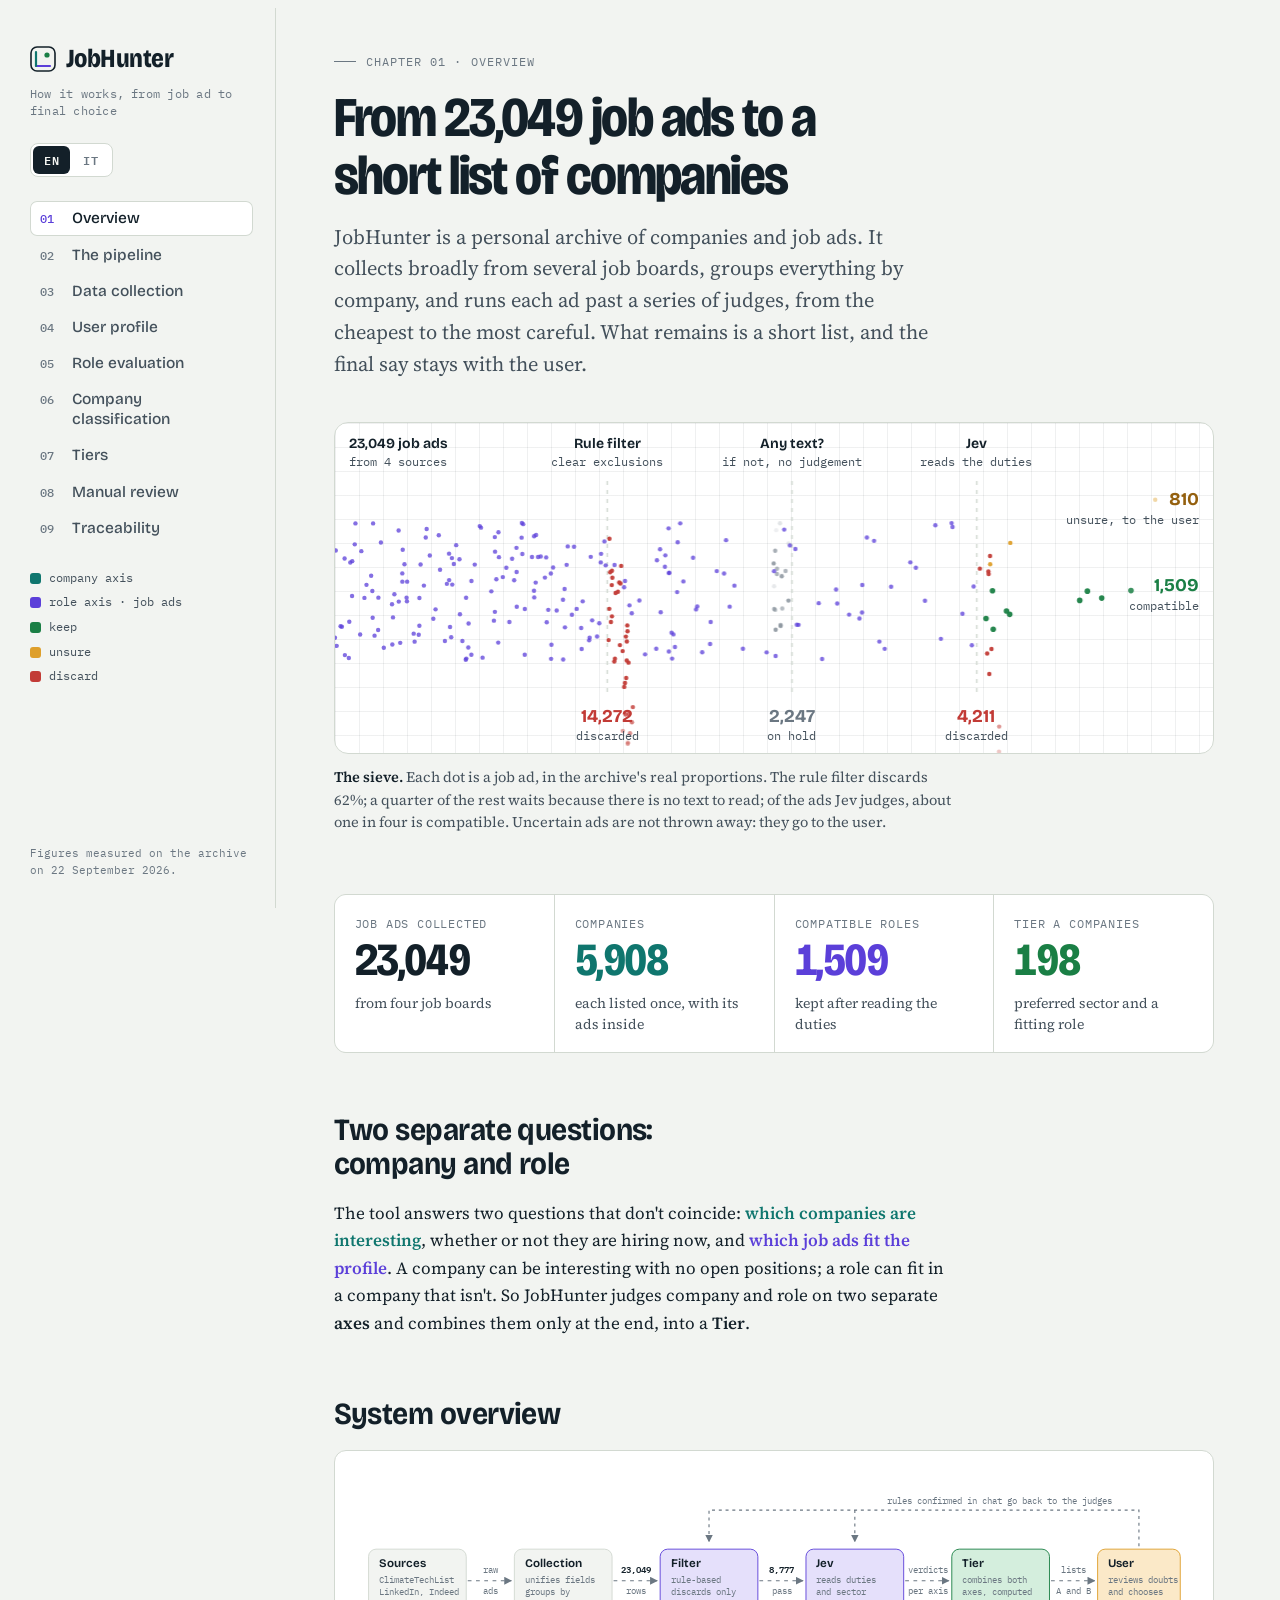
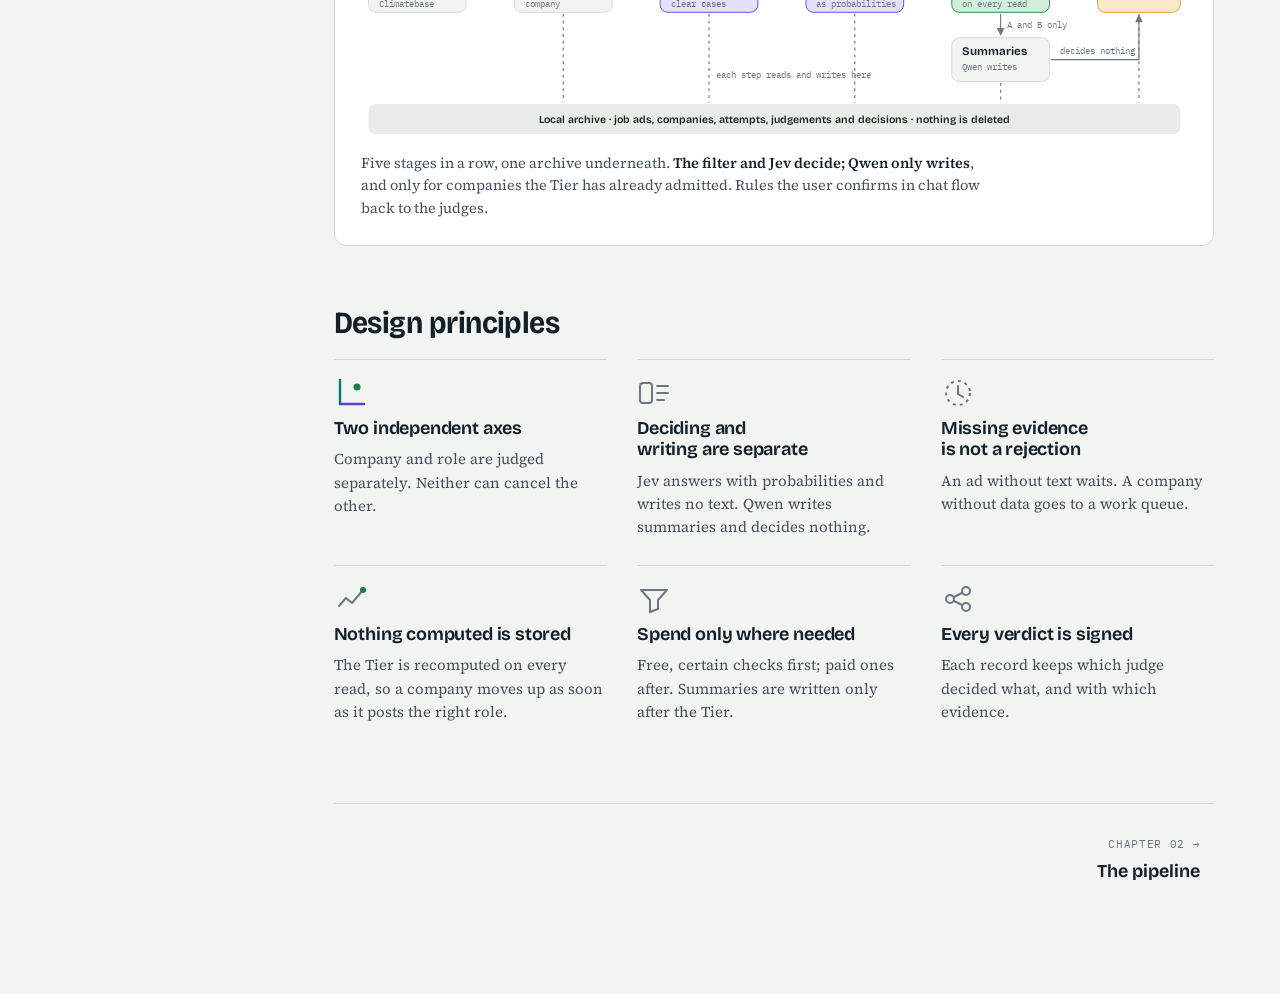
<file: docs/jobhunter-overview.html>
<!doctype html>
<html lang="en">
<head>
<meta charset="utf-8">
<meta name="viewport" content="width=device-width, initial-scale=1, viewport-fit=cover">
<title>Inside JobHunter</title>
<link rel="preconnect" href="https://fonts.googleapis.com">
<link rel="preconnect" href="https://fonts.gstatic.com" crossorigin>
<link rel="stylesheet" href="https://fonts.googleapis.com/css2?family=Bricolage+Grotesque:opsz,wdth,wght@12..96,75..100,300..800&family=IBM+Plex+Mono:wght@400;500;600&family=Source+Serif+4:ital,opsz,wght@0,8..60,300..700;1,8..60,400&display=swap">
<style>
:root{
  --paper:#F2F4F1; --panel:#FFFFFF; --panel-2:#E7ECE6; --ink:#132029; --ink-2:#43505B; --ink-3:#6B7782;
  --rule:#D2D9D1; --grid:rgba(19,32,41,.065);
  --co:#0F766E; --co-soft:#D2ECE7; --ro:#5B3FD9; --ro-soft:#E5E0FB;
  --keep:#1A7F45; --keep-soft:#D4EEDD; --drop:#C23B36; --drop-soft:#F6D9D7;
  --hold:#94600E; --hold-mark:#DE9F2B; --hold-soft:#FBE9C8; --idle:#8A949D; --idle-soft:#E0E5E8;
  --focus:#2458D6; --tip-bg:#132029; --tip-fg:#F2F4F1;
  --f-display:'Bricolage Grotesque',ui-sans-serif,system-ui,'Segoe UI',sans-serif;
  --f-body:'Source Serif 4',Georgia,'Times New Roman',serif;
  --f-mono:'IBM Plex Mono',ui-monospace,Consolas,monospace;
}
@media (prefers-color-scheme: dark){
  :root:not([data-theme="light"]){
    color-scheme:dark;
    --paper:#0E1418; --panel:#151D22; --panel-2:#1C262C; --ink:#E6ECEA; --ink-2:#AAB6BB; --ink-3:#818E97;
    --rule:#29353C; --grid:rgba(230,236,234,.055);
    --co:#3CC3B2; --co-soft:#123430; --ro:#A193FF; --ro-soft:#272049;
    --keep:#4CC27E; --keep-soft:#12321F; --drop:#EF7A71; --drop-soft:#3B1C1A;
    --hold:#F1B650; --hold-mark:#E3A637; --hold-soft:#3A2B0F; --idle:#7A8790; --idle-soft:#242F36;
    --focus:#86A6FF; --tip-bg:#E6ECEA; --tip-fg:#0E1418;
  }
}
:root[data-theme="dark"]{
  color-scheme:dark;
  --paper:#0E1418; --panel:#151D22; --panel-2:#1C262C; --ink:#E6ECEA; --ink-2:#AAB6BB; --ink-3:#818E97;
  --rule:#29353C; --grid:rgba(230,236,234,.055);
  --co:#3CC3B2; --co-soft:#123430; --ro:#A193FF; --ro-soft:#272049;
  --keep:#4CC27E; --keep-soft:#12321F; --drop:#EF7A71; --drop-soft:#3B1C1A;
  --hold:#F1B650; --hold-mark:#E3A637; --hold-soft:#3A2B0F; --idle:#7A8790; --idle-soft:#242F36;
  --focus:#86A6FF; --tip-bg:#E6ECEA; --tip-fg:#0E1418;
}
html:not([data-lang="it"]) body [lang="it"],html[data-lang="it"] body [lang="en"]{display:none!important}
*{box-sizing:border-box}
body{background:var(--paper);color:var(--ink);font-family:var(--f-body);font-size:17px;line-height:1.62;-webkit-font-smoothing:antialiased}
a{color:inherit}
:focus-visible{outline:2px solid var(--focus);outline-offset:3px;border-radius:4px}
h1,h2,h3,h4{font-family:var(--f-display);text-wrap:balance;margin:0;color:var(--ink)}
p{margin:0}
b,strong{font-weight:600}

/* ---------- shell ---------- */
.shell{display:grid;grid-template-columns:268px minmax(0,1fr);min-height:100vh}
.side{position:sticky;top:env(safe-area-inset-top,0px);height:100vh;overflow-y:auto;border-right:1px solid var(--rule);padding:30px 22px;display:flex;flex-direction:column;gap:24px;background:var(--paper)}
.brand{display:flex;flex-direction:column;gap:6px;text-decoration:none}
.brand-name{font-family:var(--f-display);font-weight:750;font-size:26px;letter-spacing:-.02em;font-variation-settings:"wdth" 85;display:flex;align-items:center;gap:10px}
.brand-mark{width:26px;height:26px;flex:none}
.brand-sub{font-family:var(--f-mono);font-size:11.5px;color:var(--ink-3);letter-spacing:.02em;line-height:1.45}
.lang{display:inline-flex;align-self:flex-start;border:1px solid var(--rule);border-radius:8px;padding:2px;gap:2px;background:var(--panel)}
.lang button{font-family:var(--f-mono);font-size:12px;font-weight:600;letter-spacing:.06em;padding:4px 11px;border:0;border-radius:6px;background:transparent;color:var(--ink-3);cursor:pointer}
.lang button:hover{color:var(--ink)}
.lang button[aria-pressed="true"]{background:var(--ink);color:var(--paper)}
.toc{list-style:none;margin:0;padding:0;display:flex;flex-direction:column;gap:2px}
.toc a{display:grid;grid-template-columns:28px 1fr;align-items:baseline;gap:4px;padding:7px 10px;border-radius:7px;text-decoration:none;color:var(--ink-2);font-family:var(--f-display);font-size:15.5px;font-weight:500;line-height:1.3}
.toc a>span:first-child{font-family:var(--f-mono);font-size:11.5px;color:var(--ink-3)}
.toc a:hover{background:var(--panel-2);color:var(--ink)}
.toc a[aria-current="page"]{background:var(--panel);color:var(--ink);box-shadow:inset 0 0 0 1px var(--rule)}
.toc a[aria-current="page"]>span:first-child{color:var(--ro)}
.side-foot{margin-top:auto;font-family:var(--f-mono);font-size:11px;color:var(--ink-3);line-height:1.5}
.axis-key{display:flex;flex-direction:column;gap:6px;font-family:var(--f-mono);font-size:11.5px;color:var(--ink-2)}
.axis-key div{display:flex;align-items:center;gap:8px}
.sw{display:inline-block;width:11px;height:11px;border-radius:3px;background:var(--c);flex:none}

main{min-width:0;padding-inline:clamp(16px,4.5vw,64px);padding-block:44px 90px}
.page{max-width:1080px}
.page[hidden]{display:none!important}

/* ---------- type ---------- */
.eyebrow{font-family:var(--f-mono);font-size:12px;letter-spacing:.09em;text-transform:uppercase;color:var(--ink-3);display:flex;gap:10px;align-items:center}
.eyebrow i{width:22px;height:1px;background:var(--ink-3);display:inline-block}
.page-head{display:flex;flex-direction:column;gap:18px;margin-bottom:42px}
.page-head h1{font-size:clamp(34px,4.6vw,56px);line-height:1.02;font-weight:720;letter-spacing:-.028em;font-variation-settings:"wdth" 88,"opsz" 96;max-width:18ch}
.lede{font-size:clamp(18px,1.6vw,21px);line-height:1.55;color:var(--ink-2);max-width:62ch}
section.block{margin-top:60px;display:flex;flex-direction:column;gap:18px}
section.block>h2{font-size:clamp(24px,2.4vw,31px);font-weight:680;letter-spacing:-.018em;font-variation-settings:"wdth" 92;line-height:1.12;max-width:28ch}
.prose{max-width:68ch;display:flex;flex-direction:column;gap:14px}
.muted{color:var(--ink-2)}
em.term{font-style:normal;font-family:var(--f-mono);font-size:.84em;background:var(--panel-2);padding:1px 6px;border-radius:4px}

/* ---------- figures ---------- */
figure{margin:0;display:flex;flex-direction:column;gap:12px}
.fig{background:var(--panel);border:1px solid var(--rule);border-radius:12px;padding:clamp(14px,2.2vw,26px)}
figcaption{font-size:14.5px;line-height:1.55;color:var(--ink-2);max-width:78ch}
figcaption b{color:var(--ink)}
.scroll{overflow-x:auto;-webkit-overflow-scrolling:touch}
.scroll>svg{min-width:640px}
.dg{width:100%;height:auto;display:block;color:var(--ink-3);overflow:visible}
.dg text{font-family:var(--f-mono);font-size:12px;fill:var(--ink-2)}
.dg .h{font-family:var(--f-display);font-size:15.5px;font-weight:650;fill:var(--ink)}
.dg .s{font-size:11.5px;fill:var(--ink-3)}
.dg .b{font-weight:600;fill:var(--ink)}
.dg .box{fill:var(--paper);stroke:var(--rule);stroke-width:1.2}
.dg .box-2{fill:var(--panel-2);stroke:none}
.dg .ln{fill:none;stroke:var(--ink-3);stroke-width:1.5}
.dg .dash{stroke-dasharray:4 5}
.dg .t-co{fill:var(--co)} .dg .t-ro{fill:var(--ro)} .dg .t-keep{fill:var(--keep)} .dg .t-drop{fill:var(--drop)} .dg .t-hold{fill:var(--hold)}
.dg .f-co{fill:var(--co-soft);stroke:var(--co);stroke-width:1.2} .dg .f-ro{fill:var(--ro-soft);stroke:var(--ro);stroke-width:1.2}
.dg .f-keep{fill:var(--keep-soft);stroke:var(--keep);stroke-width:1.2} .dg .f-drop{fill:var(--drop-soft);stroke:var(--drop);stroke-width:1.2}
.dg .f-hold{fill:var(--hold-soft);stroke:var(--hold-mark);stroke-width:1.2} .dg .f-idle{fill:var(--idle-soft);stroke:var(--idle);stroke-width:1.2}
.dg .s-co{stroke:var(--co)} .dg .s-ro{stroke:var(--ro)} .dg .s-hold{stroke:var(--hold-mark)}
.ah{fill:var(--ink-3)} .ah-co{fill:var(--co)} .ah-ro{fill:var(--ro)} .ah-hold{fill:var(--hold-mark)}
.hatch-ln{stroke:var(--idle);stroke-width:1.4}
.flow{stroke-dasharray:5 6;animation:flow 1.1s linear infinite}
@keyframes flow{to{stroke-dashoffset:-11}}

/* ---------- hero ---------- */
.hero{position:relative;border:1px solid var(--rule);border-radius:14px;overflow:hidden;background:
  linear-gradient(var(--grid) 1px,transparent 1px) 0 0/24px 24px,
  linear-gradient(90deg,var(--grid) 1px,transparent 1px) 0 0/24px 24px,var(--panel)}
.sieve-wrap{position:relative;height:330px}
#sieve{position:absolute;inset:0;width:100%;height:100%;display:block}
.sv-lab{position:absolute;font-family:var(--f-mono);font-size:11.5px;line-height:1.35;color:var(--ink-2);white-space:nowrap;transform:translateX(-50%);text-align:center;pointer-events:none}
.sv-lab b{display:block;font-family:var(--f-display);font-size:14px;font-weight:650;color:var(--ink)}
.sv-lab.top{top:12px} .sv-lab.bot{bottom:10px}
.sv-lab.right{transform:none;text-align:right;right:14px}
.sv-lab.left{transform:none;text-align:left;left:14px}
.sv-n{font-family:var(--f-display);font-size:18px;font-weight:700}

.kpis{display:grid;grid-template-columns:repeat(4,minmax(0,1fr));gap:1px;background:var(--rule);border:1px solid var(--rule);border-radius:12px;overflow:hidden}
.kpi{background:var(--panel);padding:20px 20px 18px;display:flex;flex-direction:column;gap:4px}
.kpi .k-n{font-family:var(--f-display);font-size:clamp(30px,3.6vw,46px);font-weight:720;letter-spacing:-.03em;line-height:1;font-variant-numeric:tabular-nums;font-variation-settings:"wdth" 85}
.kpi .k-l{font-family:var(--f-mono);font-size:11.5px;text-transform:uppercase;letter-spacing:.07em;color:var(--ink-3)}
.kpi p{font-size:14px;color:var(--ink-2);line-height:1.45;margin-top:6px}

.principles{display:grid;grid-template-columns:repeat(3,minmax(0,1fr));gap:26px 30px}
.pr{display:flex;flex-direction:column;gap:8px;padding-top:16px;border-top:1px solid var(--rule)}
.pr svg{width:34px;height:34px;color:var(--ink-3)}
.pr h3{font-size:18px;font-weight:650;letter-spacing:-.01em;line-height:1.2}
.pr p{font-size:15px;line-height:1.55;color:var(--ink-2)}

/* ---------- pipeline steps ---------- */
.steps{list-style:none;margin:0;padding:0;display:grid;grid-template-columns:repeat(5,minmax(0,1fr));gap:12px}
.step{background:var(--panel);border:1px solid var(--rule);border-radius:12px;padding:16px 16px 14px;display:flex;flex-direction:column;gap:9px;position:relative}
.step:not(:last-child)::after{content:"";position:absolute;right:-10px;top:30px;width:8px;height:8px;border-top:1.5px solid var(--ink-3);border-right:1.5px solid var(--ink-3);transform:rotate(45deg)}
.step-n{font-family:var(--f-mono);font-size:12px;color:var(--ink-3)}
.step h3{font-size:18px;font-weight:680;letter-spacing:-.01em}
.step p{font-size:14.5px;line-height:1.5;color:var(--ink-2)}
.step dl{margin:auto 0 0;display:grid;grid-template-columns:auto 1fr;gap:3px 10px;font-size:13px;padding-top:10px;border-top:1px dashed var(--rule)}
.step dt{font-family:var(--f-mono);font-size:11px;text-transform:uppercase;letter-spacing:.06em;color:var(--ink-3);padding-top:2px}
.step dd{margin:0;color:var(--ink);line-height:1.4}

/* ---------- bars & strips ---------- */
.bars{display:flex;flex-direction:column;gap:7px}
.bar-row{display:grid;grid-template-columns:minmax(120px,32%) minmax(0,1fr) 64px;align-items:center;gap:12px;padding:3px 0;border-radius:4px}
.bar-row:hover{background:var(--panel-2)}
.bar-l{font-family:var(--f-display);font-size:14.5px;font-weight:500;line-height:1.25;color:var(--ink)}
.bar-l small{display:block;font-family:var(--f-mono);font-size:11px;font-weight:400;color:var(--ink-3)}
.bar-t{height:16px;position:relative}
.bar-t i{position:absolute;left:0;top:0;bottom:0;background:var(--c);border-radius:0 4px 4px 0;min-width:3px}
.bar-v{font-family:var(--f-mono);font-size:13px;text-align:right;font-variant-numeric:tabular-nums;color:var(--ink)}
.hatch{background:repeating-linear-gradient(135deg,var(--idle) 0 1.5px,transparent 1.5px 5px),var(--idle-soft)!important}
.strip-bar{display:flex;gap:2px;height:30px;border-radius:6px;overflow:hidden}
.strip-bar i{background:var(--c);min-width:3px;display:block}
.strip-key{list-style:none;margin:14px 0 0;padding:0;display:flex;flex-wrap:wrap;gap:8px 22px;font-size:14.5px}
.strip-key li{display:flex;align-items:baseline;gap:7px}
.strip-key .sw{transform:translateY(1px)}
.strip-key b{font-family:var(--f-mono);font-weight:500;font-variant-numeric:tabular-nums}
.strip-key em{font-style:normal;font-family:var(--f-mono);font-size:12px;color:var(--ink-3)}
.two{display:grid;grid-template-columns:repeat(2,minmax(0,1fr));gap:22px}
.three{display:grid;grid-template-columns:repeat(3,minmax(0,1fr));gap:18px}

/* ---------- chips, pills ---------- */
.chips{display:flex;flex-wrap:wrap;gap:6px}
.chip{font-family:var(--f-mono);font-size:12.5px;padding:3px 10px;border-radius:999px;border:1px solid var(--rule);color:var(--ink-2);background:var(--paper);line-height:1.5}
.chip.co{background:var(--co-soft);color:var(--co);border-color:transparent}
.chip.ro{background:var(--ro-soft);color:var(--ro);border-color:transparent}
.chip.drop{background:var(--drop-soft);color:var(--drop);border-color:transparent}
.pill{display:inline-flex;align-items:center;gap:6px;font-family:var(--f-mono);font-size:12px;font-weight:600;padding:2px 9px;border-radius:5px;letter-spacing:.02em;white-space:nowrap}
.pill::before{content:"";width:7px;height:7px;border-radius:50%;background:currentColor}
.p-keep{background:var(--keep-soft);color:var(--keep)} .p-drop{background:var(--drop-soft);color:var(--drop)}
.p-hold{background:var(--hold-soft);color:var(--hold)} .p-idle{background:var(--idle-soft);color:var(--ink-2)}

/* ---------- cards ---------- */
.card{background:var(--panel);border:1px solid var(--rule);border-radius:12px;padding:18px 20px;display:flex;flex-direction:column;gap:8px}
.card h3{font-size:17px;font-weight:660;letter-spacing:-.01em}
.card p{font-size:15px;line-height:1.52;color:var(--ink-2)}
.card .tag{font-family:var(--f-mono);font-size:11px;text-transform:uppercase;letter-spacing:.07em;color:var(--ink-3)}
.note{border-left:2px solid var(--ink-3);padding:4px 0 4px 16px;font-size:15.5px;color:var(--ink-2);max-width:70ch}
.note b{color:var(--ink)}
.callout{display:grid;grid-template-columns:auto 1fr;gap:18px;align-items:center;background:var(--panel-2);border-radius:12px;padding:18px 22px}
.callout .big{font-family:var(--f-display);font-size:40px;font-weight:720;letter-spacing:-.03em;line-height:1;font-variant-numeric:tabular-nums}
.callout p{font-size:15.5px;color:var(--ink-2)}

/* ---------- questions ---------- */
.qgrid{display:grid;grid-template-columns:repeat(3,minmax(0,1fr));gap:12px}
.q{background:var(--panel);border:1px solid var(--rule);border-radius:10px;padding:14px 16px;display:flex;flex-direction:column;gap:7px}
.q-top{display:flex;justify-content:space-between;align-items:center;gap:8px}
.q-name{font-family:var(--f-display);font-size:15px;font-weight:650;color:var(--ink)}
.q-type{font-family:var(--f-mono);font-size:10.5px;text-transform:uppercase;letter-spacing:.07em;padding:2px 7px;border-radius:4px;background:var(--ro-soft);color:var(--ro);white-space:nowrap}
.q-type.ch{background:var(--co-soft);color:var(--co)}
.q p{font-size:14.5px;line-height:1.48;color:var(--ink-2)}

/* ---------- simulator ---------- */
.sim{display:grid;grid-template-columns:minmax(0,.9fr) minmax(0,1.2fr);gap:28px}
.sim-ctrl{display:flex;flex-direction:column;gap:14px}
.sim-h{font-family:var(--f-mono);font-size:11px;text-transform:uppercase;letter-spacing:.08em;color:var(--ink-3)}
.presets{display:flex;flex-wrap:wrap;gap:6px}
.presets button{font-family:var(--f-mono);font-size:12px;padding:5px 10px;border-radius:6px;border:1px solid var(--rule);background:var(--paper);color:var(--ink);cursor:pointer}
.presets button:hover{border-color:var(--ink-3)}
.presets button[aria-pressed="true"]{background:var(--ink);color:var(--paper);border-color:var(--ink)}
.slider{display:grid;grid-template-columns:1fr 46px;gap:2px 10px;align-items:center}
.slider label{font-family:var(--f-display);font-size:14.5px;font-weight:550;grid-column:1/-1}
.slider input{width:100%;accent-color:var(--ro)}
.slider output{font-family:var(--f-mono);font-size:13px;text-align:right;font-variant-numeric:tabular-nums}
.sim select{font:inherit;font-size:14.5px;padding:6px 8px;border-radius:7px;border:1px solid var(--rule);background:var(--paper);color:var(--ink);width:100%;grid-column:1/-1}
.sim-out{display:flex;flex-direction:column;gap:16px}
.verdict{display:flex;align-items:center;gap:12px;flex-wrap:wrap;padding:14px 16px;border-radius:10px;background:var(--panel-2)}
.verdict small{font-family:var(--f-mono);font-size:11px;text-transform:uppercase;letter-spacing:.08em;color:var(--ink-3)}
.verdict .pill{font-size:15px;padding:5px 12px}
.verdict span:last-child{font-size:15px;color:var(--ink-2);flex-basis:100%}
.ruler{display:flex;flex-direction:column;gap:6px}
.ruler-track{position:relative;padding-top:4px}
.ruler-bar{display:flex;gap:2px;height:12px;border-radius:6px;overflow:hidden}
.ruler-bar i{display:block}
.ruler-mark{position:absolute;top:0;width:3px;height:20px;background:var(--ink);border-radius:2px;transform:translateX(-1.5px);transition:left .15s}
.ruler-lab{display:flex;gap:2px;font-family:var(--f-mono);font-size:11px;color:var(--ink-3)}
.ruler-lab span{text-align:center}
.ladder{list-style:none;margin:0;padding:0;display:flex;flex-direction:column;gap:3px;counter-reset:l}
.ladder li{display:grid;grid-template-columns:20px 1fr auto auto;gap:10px;align-items:center;padding:7px 10px;border-radius:7px;font-size:14.2px;line-height:1.35;color:var(--ink-2);counter-increment:l}
.ladder li::before{content:counter(l);font-family:var(--f-mono);font-size:11.5px;color:var(--ink-3)}
.ladder .st{font-family:var(--f-mono);font-size:11px;color:var(--ink-3);text-align:right;min-width:56px}
.ladder li.fired{background:var(--panel-2);color:var(--ink);box-shadow:inset 0 0 0 1.5px var(--ink)}
.ladder li.fired .st{color:var(--ink);font-weight:600}
.ladder li.passed .pill{opacity:.4}
.ladder li.skip{opacity:.38}

/* ---------- tier matrix ---------- */
.matrix{display:grid;grid-template-columns:150px repeat(3,minmax(0,1fr));gap:6px}
.mx-h{font-family:var(--f-mono);font-size:11.5px;color:var(--ink-3);display:flex;align-items:flex-end;padding:6px 4px;line-height:1.35}
.mx-r{font-family:var(--f-display);font-size:15px;font-weight:600;display:flex;flex-direction:column;justify-content:center;padding-right:8px;line-height:1.25}
.mx-r small{display:block;font-family:var(--f-mono);font-size:11px;font-weight:400;color:var(--ink-3)}
.cell{border-radius:9px;padding:14px 14px 12px;min-height:92px;display:flex;flex-direction:column;justify-content:space-between;gap:6px;background:var(--c-soft);color:var(--c)}
.cell b{font-family:var(--f-display);font-size:18px;font-weight:720;letter-spacing:-.01em}
.cell span{font-size:13px;line-height:1.35;color:var(--ink-2)}
.c-A{--c:var(--keep);--c-soft:var(--keep-soft)} .c-Ba{--c:var(--co);--c-soft:var(--co-soft)} .c-Be{--c:var(--ro);--c-soft:var(--ro-soft)}
.c-E{--c:var(--ink-2);--c-soft:var(--idle-soft);background:repeating-linear-gradient(135deg,transparent 0 6px,var(--grid) 6px 7.5px),var(--idle-soft)} .c-S{--c:var(--ink-3);--c-soft:var(--panel-2)}

/* ---------- override stack ---------- */
.stack{display:flex;flex-direction:column;gap:6px}
.lvl{display:grid;grid-template-columns:120px minmax(0,1fr) 170px;gap:16px;align-items:center;background:var(--panel);border:1px solid var(--rule);border-radius:10px;padding:14px 16px}
.lvl h3{font-size:18px;font-weight:700;display:flex;flex-direction:column}
.lvl h3 small{font-family:var(--f-mono);font-size:11px;font-weight:400;color:var(--ink-3);letter-spacing:.04em}
.lvl p{font-size:14.5px;color:var(--ink-2);line-height:1.48}
.lvl .ex{display:flex;flex-direction:column;align-items:flex-end;gap:4px;font-family:var(--f-mono);font-size:11px;color:var(--ink-3)}
.lvl.win{box-shadow:inset 0 0 0 2px var(--ink)}
.lvl:nth-child(2){margin-inline:14px} .lvl:nth-child(3){margin-inline:28px} .lvl:nth-child(4){margin-inline:42px}

/* ---------- routes ---------- */
.routes{display:flex;flex-direction:column;border-top:1px solid var(--rule)}
.route{display:grid;grid-template-columns:minmax(0,1fr) 34px minmax(0,1fr) minmax(0,.9fr);gap:14px;align-items:center;padding:13px 4px;border-bottom:1px solid var(--rule)}
.route .from{font-size:15.5px}
.route .arrow{height:2px;background:var(--ink-3);position:relative}
.route .arrow::after{content:"";position:absolute;right:-1px;top:-4px;border:5px solid transparent;border-left:7px solid var(--ink-3);border-right:0}
.route .to{font-family:var(--f-display);font-weight:620;font-size:15.5px}
.route .fx{font-family:var(--f-mono);font-size:12px;color:var(--ink-3);line-height:1.45}
.rules{display:grid;grid-template-columns:repeat(4,minmax(0,1fr));gap:10px}
.rule{background:var(--panel);border:1px solid var(--rule);border-radius:10px;padding:13px 14px;display:flex;flex-direction:column;gap:7px}
.rule-id{font-family:var(--f-mono);font-size:12px;font-weight:600;color:var(--ro)}
.rule h4{font-size:15px;font-weight:650;line-height:1.25}
.rule p{font-size:13.5px;line-height:1.45;color:var(--ink-2)}

/* ---------- mocks ---------- */
.docs{display:grid;grid-template-columns:1fr 1fr;gap:16px}
.doc{background:var(--paper);border:1px solid var(--rule);border-radius:10px;padding:14px;display:flex;flex-direction:column;gap:8px;font-size:13.5px;line-height:1.45}
.doc .d-title{font-family:var(--f-display);font-weight:650;font-size:15px}
.doc .d-role{background:var(--ro-soft);border-radius:6px;padding:8px 10px;color:var(--ink)}
.doc .d-co{background:var(--co-soft);border-radius:6px;padding:8px 10px;color:var(--ink);outline:1.5px dashed var(--co);outline-offset:-1.5px}
.doc small{font-family:var(--f-mono);font-size:10.5px;text-transform:uppercase;letter-spacing:.07em;color:var(--ink-3)}
.chain{display:flex;flex-wrap:wrap;align-items:stretch}
.link{background:var(--panel);border:1px solid var(--rule);padding:12px 14px;display:flex;flex-direction:column;gap:6px;min-width:150px;flex:1}
.link:first-child{border-radius:10px 0 0 10px}
.link:last-child{border-radius:0 10px 10px 0;background:var(--panel-2)}
.link+.link{border-left:0}
.link small{font-family:var(--f-mono);font-size:11px;text-transform:uppercase;letter-spacing:.07em;color:var(--ink-3)}
.link p{font-size:13px;line-height:1.4;color:var(--ink-2)}
.link.won{box-shadow:inset 0 0 0 2px var(--ink);position:relative;z-index:1}
.qcard{background:var(--paper);border:1px solid var(--rule);border-radius:12px;padding:18px 20px;display:flex;flex-direction:column;gap:10px}
.qcard h4{font-size:19px;font-weight:700}
.qcard ul{margin:0;padding-left:18px;display:flex;flex-direction:column;gap:5px;font-size:14.5px}
.ref{font-family:var(--f-mono);font-size:10.5px;background:var(--panel-2);color:var(--ink-2);border-radius:4px;padding:0 5px;margin-left:4px;vertical-align:1px}
.kick{font-family:var(--f-mono);font-size:11.5px;letter-spacing:.08em;text-transform:uppercase;color:var(--ink-3)}
.saved-grid{display:grid;grid-template-columns:1fr 1fr;gap:16px}
.saved-grid ul{margin:0;padding:0;list-style:none;display:flex;flex-direction:column}
.saved-grid li{padding:9px 0;border-top:1px solid var(--rule);font-size:15px;display:flex;gap:10px;align-items:baseline}
.saved-grid li::before{content:"";width:7px;height:7px;border-radius:2px;background:var(--c);flex:none;transform:translateY(-1px)}
table.t{border-collapse:collapse;width:100%;font-size:14.5px}
table.t th{text-align:left;font-family:var(--f-mono);font-size:11px;text-transform:uppercase;letter-spacing:.07em;color:var(--ink-3);font-weight:500;padding:8px 10px;border-bottom:1px solid var(--rule)}
table.t td{padding:11px 10px;border-bottom:1px solid var(--rule);vertical-align:top;line-height:1.45}
table.t td:first-child{font-family:var(--f-display);font-weight:600}
.fallback{display:grid;grid-template-columns:repeat(3,minmax(0,1fr))}
.fb{padding:16px 18px;border:1px solid var(--rule);background:var(--panel);display:flex;flex-direction:column;gap:6px}
.fb:first-child{border-radius:10px 0 0 10px} .fb:last-child{border-radius:0 10px 10px 0}
.fb+.fb{border-left:0}
.fb small{font-family:var(--f-mono);font-size:11px;color:var(--ink-3);text-transform:uppercase;letter-spacing:.07em}
.fb h4{font-size:16px;font-weight:650}
.fb p{font-size:14px;color:var(--ink-2);line-height:1.45}
.fb .miss{font-family:var(--f-mono);font-size:11.5px;color:var(--ink-3);margin-top:auto;padding-top:6px}
.pager{display:flex;justify-content:space-between;gap:12px;margin-top:80px;padding-top:22px;border-top:1px solid var(--rule)}
.pager a{display:flex;flex-direction:column;gap:3px;text-decoration:none;padding:10px 14px;border-radius:9px;max-width:48%}
.pager a:hover{background:var(--panel-2)}
.pager a small{font-family:var(--f-mono);font-size:11px;color:var(--ink-3);letter-spacing:.06em;text-transform:uppercase}
.pager a span{font-family:var(--f-display);font-size:18px;font-weight:650}
.pager a.next{text-align:right;margin-left:auto}
.catplot{display:grid;grid-template-columns:minmax(0,380px) minmax(0,1fr);gap:26px;align-items:start}
.catplot svg{touch-action:none}
.catplot .knob{cursor:grab}
.checks{display:flex;flex-direction:column;gap:8px;font-size:15px}
.checks label{display:flex;gap:9px;align-items:center;cursor:pointer}
.checks input{accent-color:var(--co);width:16px;height:16px;flex:none}
.cat-out{background:var(--panel-2);border-radius:10px;padding:14px 16px;display:flex;flex-direction:column;gap:6px}
.cat-out b{font-family:var(--f-display);font-size:19px;font-weight:700}
.cat-out span{font-family:var(--f-mono);font-size:12.5px;color:var(--ink-2)}
.tip{position:fixed;z-index:60;pointer-events:none;background:var(--tip-bg);color:var(--tip-fg);font-family:var(--f-mono);font-size:12.5px;line-height:1.4;padding:6px 10px;border-radius:6px;max-width:300px;box-shadow:0 6px 20px -8px rgba(0,0,0,.4)}

@media (max-width:1100px){
  .steps{grid-template-columns:repeat(3,minmax(0,1fr))}
  .step::after{display:none}
  .rules{grid-template-columns:repeat(2,minmax(0,1fr))}
  .qgrid{grid-template-columns:repeat(2,minmax(0,1fr))}
}
@media (max-width:900px){
  .shell{grid-template-columns:1fr}
  .side{height:auto;flex-direction:row;align-items:center;gap:12px;padding:10px 16px;border-right:0;border-bottom:1px solid var(--rule);z-index:20}
  .brand-sub,.side-foot,.axis-key{display:none}
  .brand-name{font-size:19px}
  .brand-mark{width:20px;height:20px}
  .toc{flex-direction:row;overflow-x:auto;gap:2px;scrollbar-width:none;flex:1;min-width:0;order:2}
  .lang{order:3;align-self:center;flex:none}
  .toc a{grid-template-columns:auto auto;white-space:nowrap;font-size:14px;padding:6px 9px}
  main{padding-block:28px 70px}
  .kpis{grid-template-columns:repeat(2,minmax(0,1fr))}
  .principles,.three{grid-template-columns:1fr 1fr}
  .sim,.catplot,.two,.saved-grid{grid-template-columns:minmax(0,1fr)}
  .sim-ctrl,.sim-out{min-width:0}
  .lvl{grid-template-columns:100px minmax(0,1fr)}
  .lvl .ex{display:none}
}
@media (max-width:620px){
  body{font-size:16px}
  .brand-name span{display:none}
  .steps,.principles,.three,.qgrid,.rules,.docs,.fallback{grid-template-columns:1fr}
  .fb:first-child{border-radius:10px 10px 0 0} .fb:last-child{border-radius:0 0 10px 10px} .fb+.fb{border-left:1px solid var(--rule);border-top:0}
  .matrix{grid-template-columns:92px repeat(3,minmax(0,1fr));gap:4px}
  .cell{padding:9px;min-height:78px} .cell b{font-size:14px} .cell span{display:none}
  .mx-r{font-size:13px}
  .route{grid-template-columns:1fr;gap:4px}
  .route .arrow{display:none}
  .route .to::before{content:"→ ";color:var(--ink-3)}
  .lvl{grid-template-columns:1fr;gap:6px}
  .lvl:nth-child(n){margin-inline:0}
  .bar-row{grid-template-columns:minmax(0,40%) minmax(0,1fr) 54px;gap:8px}
  .sieve-wrap{height:300px}
  .sv-lab.hide-sm{display:none}
  .link{min-width:0;flex-basis:100%}
  .link:first-child{border-radius:10px 10px 0 0} .link:last-child{border-radius:0 0 10px 10px}
  .link+.link{border-left:1px solid var(--rule);border-top:0}
  .callout{grid-template-columns:1fr}
  .kpis[data-cols="3"]{grid-template-columns:1fr}
  .ladder li{grid-template-columns:20px minmax(0,1fr) auto}
  .ladder .st{display:none}
}
@media (prefers-reduced-motion: reduce){
  .flow{animation:none}
  *{transition:none!important}
}
</style>
</head>
<body>

<svg width="0" height="0" style="position:absolute" aria-hidden="true" focusable="false">
  <defs>
    <marker id="ah" viewBox="0 0 10 10" refX="9" refY="5" markerWidth="7" markerHeight="7" orient="auto-start-reverse"><path d="M0,0 L10,5 L0,10 z" class="ah"/></marker>
    <marker id="ah-co" viewBox="0 0 10 10" refX="9" refY="5" markerWidth="7" markerHeight="7" orient="auto-start-reverse"><path d="M0,0 L10,5 L0,10 z" class="ah-co"/></marker>
    <marker id="ah-ro" viewBox="0 0 10 10" refX="9" refY="5" markerWidth="7" markerHeight="7" orient="auto-start-reverse"><path d="M0,0 L10,5 L0,10 z" class="ah-ro"/></marker>
    <marker id="ah-hold" viewBox="0 0 10 10" refX="9" refY="5" markerWidth="7" markerHeight="7" orient="auto-start-reverse"><path d="M0,0 L10,5 L0,10 z" class="ah-hold"/></marker>
    <pattern id="hatch" width="7" height="7" patternUnits="userSpaceOnUse" patternTransform="rotate(45)"><line x1="0" y1="0" x2="0" y2="7" class="hatch-ln"/></pattern>
  </defs>
</svg>

<div class="shell">
  <aside class="side">
    <a class="brand" href="#overview">
      <span class="brand-name">
        <svg class="brand-mark" viewBox="0 0 26 26" aria-hidden="true"><rect x="1" y="1" width="24" height="24" rx="6" fill="none" stroke="var(--ink)" stroke-width="1.6"/><line x1="6" y1="20" x2="20" y2="20" stroke="var(--ro)" stroke-width="2.2" stroke-linecap="round"/><line x1="6" y1="20" x2="6" y2="6" stroke="var(--co)" stroke-width="2.2" stroke-linecap="round"/><circle cx="17" cy="9" r="2.6" fill="var(--keep)"/></svg>
        <span>JobHunter</span>
      </span>
      <span class="brand-sub" data-it="Come funziona, dall'annuncio alla scelta finale">How it works, from job ad to final choice</span>
    </a>
    <div class="lang" role="group" aria-label="Language" data-aria-it="Lingua">
      <button type="button" data-l="en" aria-pressed="true">EN</button>
      <button type="button" data-l="it" aria-pressed="false">IT</button>
    </div>
    <ol class="toc" id="toc">
      <li><a href="#overview"><span>01</span><span data-it="Panoramica">Overview</span></a></li>
      <li><a href="#pipeline"><span>02</span><span data-it="La pipeline">The pipeline</span></a></li>
      <li><a href="#collection"><span>03</span><span data-it="Raccolta dei dati">Data collection</span></a></li>
      <li><a href="#profile"><span>04</span><span data-it="Profilo utente">User profile</span></a></li>
      <li><a href="#roles"><span>05</span><span data-it="Valutazione dei ruoli">Role evaluation</span></a></li>
      <li><a href="#companies"><span>06</span><span data-it="Classificazione aziende">Company classification</span></a></li>
      <li><a href="#tiers"><span>07</span><span data-it="I Tier">Tiers</span></a></li>
      <li><a href="#review"><span>08</span><span data-it="Revisione manuale">Manual review</span></a></li>
      <li><a href="#traceability"><span>09</span><span data-it="Tracciabilità">Traceability</span></a></li>
    </ol>
    <div class="axis-key">
      <div><span class="sw" style="--c:var(--co)"></span><span data-it="asse azienda">company axis</span></div>
      <div><span class="sw" style="--c:var(--ro)"></span><span data-it="asse ruolo · annunci">role axis · job ads</span></div>
      <div><span class="sw" style="--c:var(--keep)"></span><span data-it="tieni">keep</span></div>
      <div><span class="sw" style="--c:var(--hold-mark)"></span><span data-it="non so">unsure</span></div>
      <div><span class="sw" style="--c:var(--drop)"></span><span data-it="scarta">discard</span></div>
    </div>
    <p class="side-foot" data-it="Numeri misurati sull'archivio il 22 settembre 2026.">Figures measured on the archive on 22 September 2026.</p>
  </aside>

<main id="main">

<!-- ======================= 01 OVERVIEW ======================= -->
<article class="page" id="overview" data-en="Overview" data-it-title="Panoramica">
  <header class="page-head">
    <p class="eyebrow"><i></i><span data-it="Capitolo 01 · Panoramica">Chapter 01 · Overview</span></p>
    <h1 data-it="Da 23.049 annunci a una lista corta di aziende">From 23,049 job ads to a short list of companies</h1>
    <p class="lede" lang="en">JobHunter is a personal archive of companies and job ads. It collects broadly from several job boards, groups everything by company, and runs each ad past a series of judges, from the cheapest to the most careful. What remains is a short list, and the final say stays with the user.</p>
    <p class="lede" lang="it">JobHunter è un archivio personale di aziende e annunci di lavoro. Raccoglie in modo largo da più bacheche, raggruppa tutto per azienda e fa passare ogni annuncio davanti a una serie di giudici, dal più economico al più attento. Alla fine resta una lista corta, e la decisione finale resta all'utente.</p>
  </header>

  <figure>
    <div class="hero">
      <div class="sieve-wrap">
        <canvas id="sieve" aria-hidden="true"></canvas>
        <div class="sv-lab left top hide-sm"><b data-it="23.049 annunci">23,049 job ads</b><span data-it="da 4 fonti">from 4 sources</span></div>
        <div class="sv-lab top" style="left:31%"><b data-it="Filtro a regole">Rule filter</b><span data-it="esclusioni certe">clear exclusions</span></div>
        <div class="sv-lab top hide-sm" style="left:52%"><b data-it="C'è un testo?">Any text?</b><span data-it="senza, nessun giudizio">if not, no judgement</span></div>
        <div class="sv-lab top" style="left:73%"><b>Jev</b><span data-it="legge le mansioni">reads the duties</span></div>
        <div class="sv-lab bot" style="left:31%"><span class="sv-n" style="color:var(--drop)" data-it="14.272">14,272</span><br><span data-it="scartati">discarded</span></div>
        <div class="sv-lab bot hide-sm" style="left:52%"><span class="sv-n" style="color:var(--ink-3)" data-it="2.247">2,247</span><br><span data-it="in attesa">on hold</span></div>
        <div class="sv-lab bot" style="left:73%"><span class="sv-n" style="color:var(--drop)" data-it="4.211">4,211</span><br><span data-it="scartati">discarded</span></div>
        <div class="sv-lab right" style="top:64px"><span class="sv-n" style="color:var(--hold)">810</span><br><span data-it="non so, all'utente">unsure, to the user</span></div>
        <div class="sv-lab right" style="top:150px"><span class="sv-n" style="color:var(--keep)" data-it="1.509">1,509</span><br><span data-it="compatibili">compatible</span></div>
      </div>
    </div>
    <figcaption lang="en"><b>The sieve.</b> Each dot is a job ad, in the archive's real proportions. The rule filter discards 62%; a quarter of the rest waits because there is no text to read; of the ads Jev judges, about one in four is compatible. Uncertain ads are not thrown away: they go to the user.</figcaption>
    <figcaption lang="it"><b>Il setaccio.</b> Ogni punto è un annuncio, con le proporzioni reali dell'archivio. Il filtro a regole ne scarta il 62%; un quarto dei rimanenti resta in attesa perché manca il testo da leggere; di quelli che Jev giudica, circa uno su quattro è compatibile. Gli annunci incerti non vengono buttati: arrivano all'utente.</figcaption>
  </figure>

  <section class="block">
    <div class="kpis">
      <div class="kpi"><span class="k-l" data-it="annunci raccolti">job ads collected</span><span class="k-n" data-it="23.049">23,049</span><p data-it="da quattro bacheche">from four job boards</p></div>
      <div class="kpi"><span class="k-l" data-it="aziende">companies</span><span class="k-n" style="color:var(--co)" data-it="5.908">5,908</span><p data-it="ognuna una volta sola, con i suoi annunci">each listed once, with its ads inside</p></div>
      <div class="kpi"><span class="k-l" data-it="ruoli compatibili">compatible roles</span><span class="k-n" style="color:var(--ro)" data-it="1.509">1,509</span><p data-it="tenuti dopo aver letto le mansioni">kept after reading the duties</p></div>
      <div class="kpi"><span class="k-l" data-it="aziende in Tier A">Tier A companies</span><span class="k-n" style="color:var(--keep)">198</span><p data-it="settore preferito e un ruolo adatto">preferred sector and a fitting role</p></div>
    </div>
  </section>

  <section class="block">
    <h2 data-it="Due domande separate: azienda e ruolo">Two separate questions: company and role</h2>
    <div class="prose">
      <p lang="en">The tool answers two questions that don't coincide: <b style="color:var(--co)">which companies are interesting</b>, whether or not they are hiring now, and <b style="color:var(--ro)">which job ads fit the profile</b>. A company can be interesting with no open positions; a role can fit in a company that isn't. So JobHunter judges company and role on two separate <b>axes</b> and combines them only at the end, into a <b>Tier</b>.</p>
      <p lang="it">Il tool risponde a due domande che non coincidono: <b style="color:var(--co)">quali aziende sono interessanti</b>, che stiano assumendo o no, e <b style="color:var(--ro)">quali annunci sono compatibili</b> con il profilo. Un'azienda può interessare senza posizioni aperte; un ruolo può essere adatto in un'azienda che non interessa. Per questo JobHunter giudica azienda e ruolo su due <b>assi</b> separati e li incrocia solo alla fine, in un <b>Tier</b>.</p>
    </div>
  </section>

  <section class="block">
    <h2 data-it="Il sistema in sintesi">System overview</h2>
    <figure class="fig">
      <div class="scroll">
      <svg class="dg" viewBox="0 0 1100 350" role="img" aria-label="Flow: sources, collection, rule filter, Jev, Tier, user. Summaries only for Tier A and B. Everything reads and writes a local archive. Rules confirmed in chat go back to the judges." data-aria-it="Flusso: fonti, raccolta, filtro a regole, Jev, Tier, utente. Schede solo per Tier A e B. Tutto legge e scrive in un archivio locale. Le regole confermate in chat tornano ai giudici.">
        <path class="ln dash flow" d="M1035,92 V44 H463 V86" marker-end="url(#ah)"/>
        <path class="ln dash" d="M657,44 V86" marker-end="url(#ah)"/>
        <text x="700" y="36" class="s" data-it="le regole confermate in chat tornano ai giudici">rules confirmed in chat go back to the judges</text>
        <rect class="box" x="10" y="96" width="130" height="84" rx="10"/>
        <text class="h" x="24" y="120" data-it="Fonti">Sources</text>
        <text class="s" x="24" y="141">ClimateTechList</text><text class="s" x="24" y="157">LinkedIn, Indeed</text><text class="s" x="24" y="173">Climatebase</text>
        <rect class="box" x="204" y="96" width="130" height="84" rx="10"/>
        <text class="h" x="218" y="120" data-it="Raccolta">Collection</text>
        <text class="s" x="218" y="141" data-it="unifica i campi">unifies fields</text><text class="s" x="218" y="157" data-it="raggruppa per">groups by</text><text class="s" x="218" y="173" data-it="azienda">company</text>
        <rect class="f-ro" x="398" y="96" width="130" height="84" rx="10"/>
        <text class="h" x="412" y="120" data-it="Filtro">Filter</text>
        <text class="s" x="412" y="141" data-it="a regole">rule-based</text><text class="s" x="412" y="157" data-it="scarta solo">discards only</text><text class="s" x="412" y="173" data-it="i casi certi">clear cases</text>
        <rect class="f-ro" x="592" y="96" width="130" height="84" rx="10"/>
        <text class="h" x="606" y="120">Jev</text>
        <text class="s" x="606" y="141" data-it="legge mansioni">reads duties</text><text class="s" x="606" y="157" data-it="e settore">and sector</text><text class="s" x="606" y="173" data-it="in probabilità">as probabilities</text>
        <rect class="f-keep" x="786" y="96" width="130" height="84" rx="10"/>
        <text class="h" x="800" y="120">Tier</text>
        <text class="s" x="800" y="141" data-it="incrocia i due">combines both</text><text class="s" x="800" y="157" data-it="assi, calcolato">axes, computed</text><text class="s" x="800" y="173" data-it="a ogni lettura">on every read</text>
        <rect class="f-hold" x="980" y="96" width="110" height="84" rx="10"/>
        <text class="h" x="994" y="120" data-it="Utente">User</text>
        <text class="s" x="994" y="141" data-it="rivede i dubbi">reviews doubts</text><text class="s" x="994" y="157" data-it="e sceglie">and chooses</text>
        <rect class="box" x="786" y="214" width="130" height="58" rx="10"/>
        <text class="h" x="800" y="237" data-it="Schede">Summaries</text>
        <text class="s" x="800" y="257" data-it="Qwen scrive">Qwen writes</text>
        <line class="ln flow" x1="142" y1="138" x2="200" y2="138" marker-end="url(#ah)"/>
        <line class="ln flow" x1="336" y1="138" x2="394" y2="138" marker-end="url(#ah)"/>
        <line class="ln flow" x1="530" y1="138" x2="588" y2="138" marker-end="url(#ah)"/>
        <line class="ln flow" x1="724" y1="138" x2="782" y2="138" marker-end="url(#ah)"/>
        <line class="ln flow" x1="918" y1="138" x2="976" y2="138" marker-end="url(#ah)"/>
        <text x="172" y="128" text-anchor="middle" class="s" data-it="annunci">raw</text><text x="172" y="156" text-anchor="middle" class="s" data-it="grezzi">ads</text>
        <text x="366" y="128" text-anchor="middle" class="s b" data-it="23.049">23,049</text><text x="366" y="156" text-anchor="middle" class="s" data-it="righe">rows</text>
        <text x="560" y="128" text-anchor="middle" class="s b" data-it="8.777">8,777</text><text x="560" y="156" text-anchor="middle" class="s" data-it="passano">pass</text>
        <text x="754" y="128" text-anchor="middle" class="s" data-it="verdetti">verdicts</text><text x="754" y="156" text-anchor="middle" class="s" data-it="per asse">per axis</text>
        <text x="948" y="128" text-anchor="middle" class="s" data-it="liste">lists</text><text x="948" y="156" text-anchor="middle" class="s" data-it="A e B">A and B</text>
        <line class="ln" x1="851" y1="182" x2="851" y2="210" marker-end="url(#ah)"/>
        <text x="860" y="201" class="s" data-it="solo A e B">A and B only</text>
        <path class="ln" d="M918,243 H1035 V184" marker-end="url(#ah)"/>
        <text x="930" y="236" class="s" data-it="non decide">decides nothing</text>
        <rect class="box-2" x="10" y="302" width="1080" height="40" rx="9"/>
        <text x="550" y="327" text-anchor="middle" class="b" style="font-family:var(--f-display);font-size:14px" data-it="Archivio locale · annunci, aziende, tentativi, giudizi e decisioni · nulla viene cancellato">Local archive · job ads, companies, attempts, judgements and decisions · nothing is deleted</text>
        <line class="ln dash" x1="269" y1="182" x2="269" y2="300"/>
        <line class="ln dash" x1="463" y1="182" x2="463" y2="300"/>
        <line class="ln dash" x1="657" y1="182" x2="657" y2="300"/>
        <line class="ln dash" x1="851" y1="274" x2="851" y2="300"/>
        <line class="ln dash" x1="1035" y1="182" x2="1035" y2="300"/>
        <text x="472" y="268" class="s" data-it="ogni passaggio legge e scrive qui">each step reads and writes here</text>
      </svg>
      </div>
      <figcaption lang="en">Five stages in a row, one archive underneath. <b>The filter and Jev decide; Qwen only writes</b>, and only for companies the Tier has already admitted. Rules the user confirms in chat flow back to the judges.</figcaption>
      <figcaption lang="it">Cinque stadi in fila, un archivio sotto a tutti. <b>Il filtro e Jev decidono, Qwen scrive soltanto</b>, e solo per le aziende che il Tier ha già ammesso. Le regole confermate dall'utente in chat tornano ai giudici.</figcaption>
    </figure>
  </section>

  <section class="block">
    <h2 data-it="Principi di progettazione">Design principles</h2>
    <div class="principles">
      <div class="pr">
        <svg viewBox="0 0 34 34" aria-hidden="true"><line x1="6" y1="28" x2="30" y2="28" stroke="var(--ro)" stroke-width="2.4" stroke-linecap="round"/><line x1="6" y1="28" x2="6" y2="4" stroke="var(--co)" stroke-width="2.4" stroke-linecap="round"/><circle cx="23" cy="11" r="3.5" fill="var(--keep)"/></svg>
        <h3 data-it="Due assi indipendenti">Two independent axes</h3>
        <p data-it="Azienda e ruolo si giudicano separatamente. Nessuno dei due può cancellare l'altro.">Company and role are judged separately. Neither can cancel the other.</p>
      </div>
      <div class="pr">
        <svg viewBox="0 0 34 34" aria-hidden="true"><rect x="3" y="7" width="12" height="20" rx="3" fill="none" stroke="currentColor" stroke-width="2"/><path d="M20 10h11M20 17h11M20 24h7" stroke="currentColor" stroke-width="2" stroke-linecap="round"/></svg>
        <h3 data-it="Chi decide non scrive">Deciding and writing are separate</h3>
        <p data-it="Jev risponde con probabilità e non genera testo. Qwen scrive le schede e non decide nulla.">Jev answers with probabilities and writes no text. Qwen writes summaries and decides nothing.</p>
      </div>
      <div class="pr">
        <svg viewBox="0 0 34 34" aria-hidden="true"><circle cx="17" cy="17" r="12" fill="none" stroke="currentColor" stroke-width="2" stroke-dasharray="3 4"/><path d="M17 10v8l5 3" stroke="currentColor" stroke-width="2" fill="none" stroke-linecap="round"/></svg>
        <h3 data-it="Mancanza di prove non è un rifiuto">Missing evidence is not a rejection</h3>
        <p data-it="Un annuncio senza testo resta in attesa. Un'azienda senza dati va in una coda di lavoro.">An ad without text waits. A company without data goes to a work queue.</p>
      </div>
      <div class="pr">
        <svg viewBox="0 0 34 34" aria-hidden="true"><path d="M5 24l7-8 6 5 11-13" stroke="currentColor" stroke-width="2" fill="none" stroke-linecap="round" stroke-linejoin="round"/><circle cx="29" cy="8" r="3" fill="var(--keep)"/></svg>
        <h3 data-it="Niente di calcolato viene salvato">Nothing computed is stored</h3>
        <p data-it="Il Tier si ricalcola a ogni lettura, così un'azienda sale appena pubblica il ruolo giusto.">The Tier is recomputed on every read, so a company moves up as soon as it posts the right role.</p>
      </div>
      <div class="pr">
        <svg viewBox="0 0 34 34" aria-hidden="true"><path d="M4 8h26l-9 10v9l-8 3V18z" stroke="currentColor" stroke-width="2" fill="none" stroke-linejoin="round"/></svg>
        <h3 data-it="Si spende solo dove serve">Spend only where needed</h3>
        <p data-it="Prima i controlli gratuiti e certi, poi quelli a pagamento. Le schede si scrivono solo dopo il Tier.">Free, certain checks first; paid ones after. Summaries are written only after the Tier.</p>
      </div>
      <div class="pr">
        <svg viewBox="0 0 34 34" aria-hidden="true"><circle cx="9" cy="17" r="4" fill="none" stroke="currentColor" stroke-width="2"/><circle cx="25" cy="9" r="4" fill="none" stroke="currentColor" stroke-width="2"/><circle cx="25" cy="25" r="4" fill="none" stroke="currentColor" stroke-width="2"/><path d="M13 15l8-4M13 19l8 4" stroke="currentColor" stroke-width="2"/></svg>
        <h3 data-it="Ogni verdetto è firmato">Every verdict is signed</h3>
        <p data-it="Per ogni record resta scritto quale giudice ha deciso cosa, e con quale prova.">Each record keeps which judge decided what, and with which evidence.</p>
      </div>
    </div>
  </section>
</article>

<!-- ======================= 02 PIPELINE ======================= -->
<article class="page" id="pipeline" data-en="The pipeline" data-it-title="La pipeline" hidden>
  <header class="page-head">
    <p class="eyebrow"><i></i><span data-it="Capitolo 02 · La pipeline">Chapter 02 · The pipeline</span></p>
    <h1 data-it="La pipeline in cinque passaggi">The pipeline in five steps</h1>
    <p class="lede" data-it="Una catena di passaggi indipendenti. Ognuno lavora solo su ciò che il precedente non ha saputo decidere, e ognuno si può rilanciare dalla dashboard senza rifare il lavoro già valido.">A chain of independent steps. Each one works only on what the previous one couldn't decide, and each can be re-run from the dashboard without redoing valid work.</p>
  </header>

  <ol class="steps">
    <li class="step"><span class="step-n" data-it="passaggio 1">step 1</span><h3 data-it="Raccolta">Collection</h3><p data-it="Scarica gli annunci, uniforma i campi e raggruppa per azienda.">Downloads job ads, unifies their fields and groups them by company.</p>
      <dl><dt data-it="esito">result</dt><dd data-it="annunci e aziende in archivio">ads and companies in the archive</dd><dt data-it="costo">cost</dt><dd data-it="nessuno">none</dd></dl></li>
    <li class="step"><span class="step-n" data-it="passaggio 2">step 2</span><h3 data-it="Filtri">Filters</h3><p data-it="Regole su titolo e testo: esperienza, seniority, lingue, mansioni fuori perimetro.">Rules on title and text: experience, seniority, languages, out-of-scope work.</p>
      <dl><dt data-it="esito">result</dt><dd><span class="pill p-drop" data-it="scarta">discard</span> <span data-it="o passa">or pass</span></dd><dt data-it="costo">cost</dt><dd data-it="nessuno">none</dd></dl></li>
    <li class="step"><span class="step-n" data-it="passaggio 3">step 3</span><h3 data-it="Descrizioni">Descriptions</h3><p data-it="Apre la pagina dell'annuncio e ne recupera il testo.">Opens the ad's page and fetches its text.</p>
      <dl><dt data-it="esito">result</dt><dd data-it="testo, o «riprova più tardi»">text, or “retry later”</dd><dt data-it="costo">cost</dt><dd data-it="tempo di rete">network time</dd></dl></li>
    <li class="step"><span class="step-n" data-it="passaggio 4">step 4</span><h3>Jev</h3><p data-it="Legge le mansioni e decide il ruolo e, se manca, il settore dell'azienda.">Reads the duties and decides the role and, if missing, the company's sector.</p>
      <dl><dt data-it="esito">result</dt><dd><span class="pill p-keep" data-it="tieni">keep</span> <span class="pill p-hold" data-it="non so">unsure</span> <span class="pill p-drop" data-it="scarta">discard</span></dd><dt data-it="costo">cost</dt><dd data-it="≈ 1,20 $ a passata">≈ $1.20 per run</dd></dl></li>
    <li class="step"><span class="step-n" data-it="passaggio 5">step 5</span><h3 data-it="Schede">Summaries</h3><p data-it="Qwen scrive la scheda dell'azienda e dei ruoli compatibili, solo per Tier A e B.">Qwen writes a card for the company and its compatible roles, Tier A and B only.</p>
      <dl><dt data-it="esito">result</dt><dd data-it="schede con fatti citati">cards with cited facts</dd><dt data-it="costo">cost</dt><dd data-it="una chiamata per azienda">one call per company</dd></dl></li>
  </ol>

  <section class="block">
    <h2 data-it="Dove finisce ogni annuncio">Where each job ad ends up</h2>
    <figure class="fig">
      <div class="scroll"><svg class="dg" id="sankey" viewBox="0 0 980 410" role="img" aria-label="23,049 job ads collected; the rule filter discards 14,272 and 8,777 pass; 2,247 wait without text and 6,530 are judged by Jev; Jev keeps 1,509, leaves 810 unsure and discards 4,211." data-aria-it="23.049 annunci raccolti; il filtro a regole ne scarta 14.272 e ne passano 8.777; 2.247 restano in attesa senza testo e 6.530 vengono giudicati da Jev; Jev ne tiene 1.509, 810 restano incerti e 4.211 vengono scartati."></svg></div>
      <figcaption lang="en">Flow width is proportional to the number of ads. <b>The rule filter does most of the work for free</b>, mostly on senior and management titles. Jev only sees ads with text to read: with just a title, a model would always answer “unsure”.</figcaption>
      <figcaption lang="it">La larghezza dei flussi è proporzionale al numero di annunci. <b>Il filtro a regole fa gratis la maggior parte del lavoro</b>, soprattutto sui titoli senior e manageriali. Jev vede solo gli annunci con un testo da leggere: con il solo titolo, un modello risponderebbe sempre «non so».</figcaption>
    </figure>
    <div class="callout">
      <span class="big" style="color:var(--co)" data-it="1.110">1,110</span>
      <p lang="en">companies host the 1,509 compatible ads: <b>198</b> end up in Tier A, <b>288</b> in Tier B, and <b>550</b> are discarded because the company is outside the preferred sectors and the role isn't strong enough on its own. See <a href="#tiers">Tiers</a>.</p>
      <p lang="it">aziende ospitano i 1.509 annunci compatibili: <b>198</b> finiscono in Tier A, <b>288</b> in Tier B e <b>550</b> vengono scartate perché l'azienda è fuori dai settori preferiti e il ruolo non basta da solo. Vedi <a href="#tiers">I Tier</a>.</p>
    </div>
  </section>

  <section class="block">
    <h2 data-it="Rivalutazione automatica">Automatic re-evaluation</h2>
    <div class="prose"><p data-it="Ogni verdetto del filtro è salvato con due impronte: il testo dell'annuncio e le regole attive. Se una delle due cambia, il verdetto si ricalcola da solo, solo per gli annunci toccati.">Each filter verdict is saved with two fingerprints: the ad text and the active rules. If either changes, the verdict is recomputed automatically, only for the ads affected.</p></div>
    <figure class="fig">
      <div class="scroll"><svg class="dg" viewBox="0 0 900 230" role="img" aria-label="New text or a rule change alters the fingerprints; on every read, changed fingerprints trigger a recompute, otherwise the saved verdict is used." data-aria-it="Un testo nuovo o una regola cambiata modificano le impronte; a ogni lettura, se sono cambiate il verdetto si ricalcola, altrimenti si usa quello salvato.">
        <rect class="f-ro" x="20" y="34" width="190" height="50" rx="9"/><text class="h" x="36" y="57" data-it="Arriva il testo">Text arrives</text><text class="s" x="36" y="75" data-it="descrizione recuperata">description fetched</text>
        <rect class="f-co" x="20" y="146" width="190" height="50" rx="9"/><text class="h" x="36" y="169" data-it="Cambia una regola">A rule changes</text><text class="s" x="36" y="187" data-it="in chat o in configurazione">in chat or in config</text>
        <rect class="box" x="290" y="76" width="190" height="78" rx="9"/><text class="h" x="306" y="100" data-it="Due impronte">Two fingerprints</text><text class="s" x="306" y="121" data-it="del testo annuncio">of the ad text</text><text class="s" x="306" y="139" data-it="delle regole attive">of the active rules</text>
        <path class="ln" d="M212,59 C250,59 250,100 286,100" marker-end="url(#ah)"/>
        <path class="ln" d="M212,171 C250,171 250,132 286,132" marker-end="url(#ah)"/>
        <polygon class="box" points="590,72 650,115 590,158 530,115"/>
        <text x="590" y="112" text-anchor="middle" class="s" data-it="a ogni lettura:">on every read:</text><text x="590" y="127" text-anchor="middle" class="s b" data-it="cambiate?">changed?</text>
        <line class="ln" x1="482" y1="115" x2="526" y2="115" marker-end="url(#ah)"/>
        <rect class="box" x="700" y="30" width="180" height="50" rx="9"/><text class="h" x="716" y="53" data-it="Usa il verdetto">Use the saved</text><text class="s" x="716" y="71" data-it="già salvato">verdict</text>
        <rect class="f-keep" x="700" y="150" width="180" height="50" rx="9"/><text class="h" x="716" y="173" data-it="Ricalcola">Recompute</text><text class="s" x="716" y="191" data-it="solo quell'annuncio">that ad only</text>
        <path class="ln" d="M620,94 C660,60 670,55 696,55" marker-end="url(#ah)"/><text x="648" y="66" class="s">no</text>
        <path class="ln" d="M620,136 C660,170 670,175 696,175" marker-end="url(#ah)"/><text x="648" y="176" class="s" data-it="sì">yes</text>
      </svg></div>
    </figure>
  </section>

  <section class="block">
    <h2 data-it="Gestione degli errori">Error handling</h2>
    <div class="fig" style="padding-block:6px">
      <table class="t">
        <tr><td data-it="La fonte blocca (403, 429)">Source blocks (403, 429)</td><td data-it="Nessuna nuova richiesta verso quel sito per il resto del giro. I risultati già salvati restano.">No more requests to that site for the rest of the run. Saved results stay.</td></tr>
        <tr><td data-it="Pagina non trovata (404)">Page not found (404)</td><td data-it="Si riprova più tardi. Non viene mai letto come «posizione chiusa».">Retried later. Never read as “position closed”.</td></tr>
        <tr><td data-it="Fatturazione incerta">Uncertain billing</td><td data-it="Se una chiamata a pagamento fallisce senza sapere se è stata addebitata, il passaggio si ferma e non ritenta da solo.">If a paid call fails and it's unclear whether it was charged, the step stops and doesn't retry on its own.</td></tr>
        <tr><td data-it="Stop dalla dashboard">Stop from the dashboard</td><td data-it="Il lavoro si ferma al primo punto sicuro e si può riprendere da lì.">The job stops at the next safe point and can resume from there.</td></tr>
      </table>
    </div>
  </section>
</article>

<!-- ======================= 03 COLLECTION ======================= -->
<article class="page" id="collection" data-en="Data collection" data-it-title="Raccolta dei dati" hidden>
  <header class="page-head">
    <p class="eyebrow"><i></i><span data-it="Capitolo 03 · Raccolta dei dati">Chapter 03 · Data collection</span></p>
    <h1 data-it="Raccolta dei dati">Data collection</h1>
    <p class="lede" data-it="La raccolta non seleziona: porta dentro tutto quello che le fonti offrono. La selezione viene dopo, con criteri che si possono cambiare senza scaricare di nuovo nulla.">Collection doesn't select: it brings in everything the sources offer. Selection happens later, with criteria that can change without downloading anything again.</p>
  </header>

  <section class="block" style="margin-top:0">
    <h2 data-it="Fonti">Sources</h2>
    <figure class="fig">
      <div class="bars" id="bars-sources"></div>
      <figcaption lang="en">Job ads per source. <b>ClimateTechList</b> is a public board of climate companies and includes the sector; <b>LinkedIn</b> and <b>Indeed</b> come through the JobSpy library; <b>Climatebase</b> is read with an automated browser. <b>inClimate</b> is configured but paused: it requires a subscription.</figcaption>
      <figcaption lang="it">Annunci per fonte. <b>ClimateTechList</b> è una bacheca pubblica di aziende climatiche e include il settore; <b>LinkedIn</b> e <b>Indeed</b> arrivano tramite la libreria JobSpy; <b>Climatebase</b> si legge con un browser automatico. <b>inClimate</b> è configurata ma sospesa: richiede un abbonamento.</figcaption>
    </figure>
  </section>

  <section class="block">
    <h2 data-it="Ricerche">Search queries</h2>
    <figure class="fig">
      <div class="scroll"><svg class="dg" id="querygrid" viewBox="0 0 850 210" role="img" aria-label="5 searches by 21 European countries; each dot is a search run on LinkedIn and Indeed." data-aria-it="5 ricerche per 21 paesi europei; ogni punto è una ricerca eseguita su LinkedIn e Indeed."></svg></div>
      <figcaption data-it="Cinque titoli per ventuno paesi europei, ciascuno cercato su LinkedIn e Indeed, per annunci degli ultimi 7 giorni e fino a 30 risultati per ricerca.">Five job titles across 21 European countries, each searched on LinkedIn and Indeed, for ads from the last 7 days and up to 30 results per search.</figcaption>
    </figure>
  </section>

  <section class="block">
    <h2 data-it="Normalizzazione">Normalization</h2>
    <figure class="fig">
      <div class="scroll"><svg class="dg" viewBox="0 0 1000 300" role="img" aria-label="Different field names per source flow into one common record; company fields go to the company, role fields to the job ad." data-aria-it="Nomi di campo diversi per fonte confluiscono in una scheda comune; i campi aziendali vanno sull'azienda, quelli del ruolo sull'annuncio.">
        <text class="s" x="20" y="22" data-it="come lo chiama la fonte">how the source names it</text>
        <text class="h" x="20" y="60" data-it="Link dell'annuncio">Job link</text><text class="s" x="20" y="80">source_url · job_url · url · original_url</text>
        <text class="h" x="20" y="125" data-it="Settore">Sector</text><text class="s" x="20" y="145">sectors · company_vertical · company_industry</text>
        <text class="h" x="20" y="190" data-it="Sito aziendale">Company website</text><text class="s" x="20" y="210">website_url · company_url_direct</text>
        <text class="h" x="20" y="255" data-it="Chi siamo">About us</text><text class="s" x="20" y="275">company_description · company_info</text>
        <path class="ln" d="M352,76 C390,76 390,110 420,110" marker-end="url(#ah)"/>
        <path class="ln" d="M362,141 C395,141 395,188 420,188" marker-end="url(#ah)"/>
        <path class="ln" d="M292,206 C360,206 370,214 420,214" marker-end="url(#ah)"/>
        <path class="ln" d="M322,271 C380,271 385,240 420,240" marker-end="url(#ah)"/>
        <text class="s" x="440" y="22" data-it="scheda comune">common record</text>
        <rect class="box" x="424" y="34" width="200" height="222" rx="10"/>
        <circle cx="442" cy="54" r="4" class="t-co"/><text x="454" y="58" class="b" data-it="azienda *">company *</text>
        <circle cx="442" cy="80" r="4" class="t-ro"/><text x="454" y="84" class="b" data-it="titolo *">title *</text>
        <circle cx="442" cy="106" r="4" class="t-ro"/><text x="454" y="110" class="b">link *</text>
        <circle cx="442" cy="132" r="4" class="t-ro"/><text x="454" y="136" data-it="descrizione">description</text>
        <circle cx="442" cy="158" r="4" class="t-ro"/><text x="454" y="162" data-it="luogo · data · salario">place · date · salary</text>
        <circle cx="442" cy="184" r="4" class="t-co"/><text x="454" y="188" data-it="settore">sector</text>
        <circle cx="442" cy="210" r="4" class="t-co"/><text x="454" y="214" data-it="sito">website</text>
        <circle cx="442" cy="236" r="4" class="t-co"/><text x="454" y="240" data-it="chi siamo">about us</text>
        <text class="s" x="424" y="280" data-it="* obbligatori: senza, la riga è rifiutata">* required: without it, the row is rejected</text>
        <path class="ln s-co" d="M626,90 H716" marker-end="url(#ah-co)"/>
        <path class="ln s-ro" d="M626,200 C680,200 680,210 716,210" marker-end="url(#ah-ro)"/>
        <text class="s" x="636" y="80" data-it="campi aziendali">company fields</text>
        <text class="s" x="636" y="192" data-it="campi del ruolo">role fields</text>
        <rect class="f-co" x="720" y="44" width="260" height="92" rx="10"/>
        <text class="h" x="738" y="70" data-it="Azienda">Company</text><text class="s" x="738" y="92" data-it="nome, sito, settore, chi siamo">name, website, sector, about us</text><text class="s" x="738" y="112" data-it="salvata una volta sola">stored once</text>
        <rect class="f-ro" x="720" y="164" width="260" height="92" rx="10"/>
        <text class="h" x="738" y="190" data-it="Annunci">Job ads</text><text class="s" x="738" y="212" data-it="titolo, testo, luogo, data">title, text, place, date</text><text class="s" x="738" y="232" data-it="molti per azienda">many per company</text>
        <line class="ln" x1="850" y1="138" x2="850" y2="162"/><text x="858" y="155" class="s" data-it="1 → molti">1 → many</text>
      </svg></div>
      <figcaption lang="en">Each source names its fields differently; they are mapped to one common record. <b>Company data goes on the company, never on the ad</b>, so a company with twenty ads has one description and one sector. Duplicates are recognised, a richer description is never overwritten by a shorter one, and dates are recorded as sightings, not as proof the job is still open.</figcaption>
      <figcaption lang="it">Ogni fonte chiama i campi a modo suo; vengono ricondotti a una scheda comune. <b>I dati aziendali vanno sull'azienda, mai sull'annuncio</b>, così un'azienda con venti annunci ha una sola descrizione e un solo settore. I duplicati vengono riconosciuti, una descrizione ricca non viene mai sovrascritta da una più scarna, e le date sono avvistamenti, non la prova che il ruolo sia ancora aperto.</figcaption>
    </figure>
  </section>

  <section class="block">
    <h2 data-it="Recupero delle descrizioni">Fetching job descriptions</h2>
    <div class="prose">
      <p lang="en">Many sources give only a title and a link. This step opens the ad page and reads the text from the formats job sites publish for search engines. Each attempt is logged with its result and a date to retry. <b>It never excludes anything</b>: it only decides how much evidence the next judges will have.</p>
      <p lang="it">Molte fonti danno solo titolo e link. Questo passaggio apre la pagina dell'annuncio e legge il testo dai formati che i siti pubblicano per i motori di ricerca. Ogni tentativo viene registrato con l'esito e una data per riprovare. <b>Non esclude mai nulla</b>: decide solo quanta evidenza avranno i giudici successivi.</p>
    </div>
    <figure class="fig">
      <div id="strip-desc"></div>
      <figcaption data-it="Stato del testo per tutti gli annunci. «Bloccati» sono pagine senza un formato leggibile o fonti che rifiutano l'accesso.">Text status for all job ads. “Blocked” means pages without a readable format, or sources that refuse access.</figcaption>
    </figure>
    <p class="note" lang="en"><b>Fetching follows company coverage, not the filters.</b> At least one ad is fetched for every company with no other evidence, even if all its roles were discarded; otherwise the company would stay invisible.</p>
    <p class="note" lang="it"><b>Il recupero segue la copertura aziendale, non i filtri.</b> Si scarica almeno un annuncio per ogni azienda senza altra evidenza, anche se tutti i suoi ruoli sono stati scartati; altrimenti l'azienda resterebbe invisibile.</p>
  </section>

  <section class="block">
    <h2 data-it="Informazioni sull'azienda">Company information</h2>
    <div class="fallback">
      <div class="fb"><small data-it="strada a">route a</small><h4 data-it="Scheda dell'aggregatore">Job board profile</h4><p data-it="La pagina dell'azienda sulla bacheca: spesso ha settore, sito e descrizione.">The company's page on the job board: often has sector, website and description.</p><span class="miss" data-it="se non trova nulla →">if nothing found →</span></div>
      <div class="fb"><small data-it="strada b">route b</small><h4 data-it="Sito aziendale">Company website</h4><p data-it="Dati strutturati, poi meta-descrizione, poi la pagina «chi siamo».">Structured data, then meta description, then the “about us” page.</p><span class="miss" data-it="se non trova nulla →">if nothing found →</span></div>
      <div class="fb"><small data-it="strada c">route c</small><h4 data-it="Testo dell'annuncio">Ad text</h4><p data-it="Il «chi siamo» dentro l'annuncio. Per LinkedIn è l'unica strada.">The “about us” part inside the ad. For LinkedIn it's the only route.</p><span class="miss" data-it="evidenza per Jev">evidence for Jev</span></div>
    </div>
    <figure class="fig">
      <div class="docs">
        <div class="doc"><small data-it="annuncio 1 · esempio">ad 1 · example</small><span class="d-title">Data Scientist</span>
          <div class="d-role" data-it="Costruirai modelli di previsione della produzione eolica e solare…">You will build forecasting models for wind and solar output…</div>
          <div class="d-co" data-it="Siamo una società che progetta sistemi di accumulo per la rete elettrica…">We are a company designing storage systems for the power grid…</div></div>
        <div class="doc"><small data-it="annuncio 2 · esempio">ad 2 · example</small><span class="d-title">Simulation Engineer</span>
          <div class="d-role" data-it="Svilupperai simulazioni termiche di celle e moduli batteria…">You will develop thermal simulations of battery cells and modules…</div>
          <div class="d-co" data-it="Siamo una società che progetta sistemi di accumulo per la rete elettrica…">We are a company designing storage systems for the power grid…</div></div>
      </div>
      <figcaption lang="en"><b>The overlap rule.</b> Text repeated word for word across several ads from the same company is, by definition, the company's own description, not the role's. No model needed.</figcaption>
      <figcaption lang="it"><b>La regola dell'intersezione.</b> Il testo ripetuto identico su più annunci della stessa azienda è per definizione la sua presentazione, non la descrizione del ruolo. Nessun modello necessario.</figcaption>
    </figure>
  </section>

  <section class="block">
    <h2 data-it="Geografia">Geography</h2>
    <div class="two">
      <figure class="fig"><div class="bars" id="bars-continents"></div><figcaption data-it="Annunci per continente. Un annuncio con più sedi conta una volta per ciascuna.">Job ads per continent. An ad with several locations counts once for each.</figcaption></figure>
      <figure class="fig"><div class="bars" id="bars-countries"></div><figcaption data-it="I paesi con più annunci. Le ricerche su LinkedIn e Indeed coprono solo l'Europa: gli annunci negli Stati Uniti arrivano quasi tutti da ClimateTechList.">Countries with the most ads. LinkedIn and Indeed searches cover Europe only: US ads come almost entirely from ClimateTechList.</figcaption></figure>
    </div>
  </section>
</article>

<!-- ======================= 04 PROFILE ======================= -->
<article class="page" id="profile" data-en="User profile" data-it-title="Profilo utente" hidden>
  <header class="page-head">
    <p class="eyebrow"><i></i><span data-it="Capitolo 04 · Profilo utente">Chapter 04 · User profile</span></p>
    <h1 data-it="Profilo utente">User profile</h1>
    <p class="lede" data-it="Il profilo descrive chi cerca lavoro e che cosa cerca. Non viene dato intero a un modello: viene tradotto in una forma diversa per ogni giudice. Ciò che si può scrivere come regola va ai giudici economici; ai modelli arriva solo ciò che richiede di capire il testo.">The profile says who is looking for work and what they want. It isn't handed whole to one model: it's translated into a different form for each judge. Whatever can be written as a rule goes to the cheap judges; only what needs real understanding reaches a model.</p>
  </header>

  <figure class="fig">
    <div class="scroll"><svg class="dg" viewBox="0 0 1000 400" role="img" aria-label="The portfolio feeds a condensed profile, translated into five forms: rule filter, preferred sectors, Jev questions, summary context, agent rules." data-aria-it="Il portfolio alimenta un profilo condensato, tradotto in cinque forme: filtro a regole, settori preferiti, domande di Jev, contesto delle schede, regole dell'agente.">
      <rect class="box" x="16" y="150" width="170" height="100" rx="10"/>
      <text class="h" x="32" y="176">Portfolio</text><text class="s" x="32" y="198" data-it="esperienze e progetti">experience, projects</text><text class="s" x="32" y="216" data-it="con le prove">with evidence</text><text class="s" x="32" y="234" data-it="fonte di verità">source of truth</text>
      <line class="ln" x1="188" y1="200" x2="240" y2="200" marker-end="url(#ah)"/>
      <text x="214" y="190" text-anchor="middle" class="s" data-it="condensa">condenses</text>
      <rect class="box" x="244" y="136" width="196" height="128" rx="10"/>
      <text class="h" x="260" y="162" data-it="Profilo">Profile</text>
      <text class="s" x="260" y="186" data-it="chi è">who they are</text><text class="s" x="260" y="206" data-it="cosa cerca">what they want</text><text class="s" x="260" y="226" data-it="cosa escludere">what to exclude</text><text class="s" x="260" y="246" data-it="vincoli">constraints</text>
      <path class="ln s-ro" d="M442,200 C500,200 500,46 556,46" marker-end="url(#ah-ro)"/>
      <path class="ln s-co" d="M442,200 C500,200 500,122 556,122" marker-end="url(#ah-co)"/>
      <path class="ln s-ro" d="M442,200 C500,200 500,198 556,198" marker-end="url(#ah-ro)"/>
      <path class="ln" d="M442,200 C500,200 500,274 556,274" marker-end="url(#ah)"/>
      <path class="ln s-hold" d="M442,200 C500,200 500,350 556,350" marker-end="url(#ah-hold)"/>
      <rect class="f-ro" x="560" y="18" width="424" height="56" rx="9"/><text class="h" x="576" y="41" data-it="Filtro a regole">Rule filter</text><text class="s" x="576" y="61" data-it="titoli esclusi · esperienza ≤ 2 anni · lingue">excluded titles · max 2 years required · languages</text><text class="s" x="968" y="41" text-anchor="end" data-it="gratis">free</text>
      <rect class="f-co" x="560" y="94" width="424" height="56" rx="9"/><text class="h" x="576" y="117" data-it="Settori preferiti">Preferred sectors</text><text class="s" x="576" y="137" data-it="Energia · Clima · Mobilità · Aerospazio">Energy · Climate · Mobility · Aerospace</text><text class="s" x="968" y="117" text-anchor="end" data-it="gratis">free</text>
      <rect class="f-ro" x="560" y="170" width="424" height="56" rx="9"/><text class="h" x="576" y="193" data-it="Domande di Jev">Jev questions</text><text class="s" x="576" y="213" data-it="mansioni compatibili · famiglie escluse · seniority">compatible duties · excluded job families · seniority</text><text class="s" x="968" y="193" text-anchor="end" data-it="≈ 1 $ a passata">≈ $1 per run</text>
      <rect class="box" x="560" y="246" width="424" height="56" rx="9"/><text class="h" x="576" y="269" data-it="Contesto delle schede">Summary context</text><text class="s" x="576" y="289" data-it="quali fatti vale la pena estrarre">which facts are worth extracting</text><text class="s" x="968" y="269" text-anchor="end">Qwen</text>
      <rect class="f-hold" x="560" y="322" width="424" height="56" rx="9"/><text class="h" x="576" y="345" data-it="Regole dell'agente">Agent rules</text><text class="s" x="576" y="365" data-it="R1 … R9, confermate in chat">R1 … R9, confirmed in chat</text><text class="s" x="968" y="345" text-anchor="end">chat</text>
    </svg></div>
    <figcaption lang="en">One profile, five translations. The colour shows where each one acts: <b style="color:var(--ro)">role</b>, <b style="color:var(--co)">company</b> or <b style="color:var(--hold)">chat review</b>.</figcaption>
    <figcaption lang="it">Un profilo, cinque traduzioni. Il colore indica dove agisce ciascuna: <b style="color:var(--ro)">ruolo</b>, <b style="color:var(--co)">azienda</b> o <b style="color:var(--hold)">revisione in chat</b>.</figcaption>
  </figure>

  <section class="block">
    <h2 data-it="Il profilo attuale, come esempio">The current profile, as an example</h2>
    <div class="two">
      <div class="card"><span class="tag" data-it="ruoli compatibili">compatible roles</span>
        <div class="chips">
          <span class="chip ro">data scientist</span><span class="chip ro">machine learning engineer</span><span class="chip ro">research engineer / scientist</span><span class="chip ro" data-it="ricerca operativa e ottimizzazione">operations research, optimization</span><span class="chip ro" data-it="simulazione e modellazione">simulation and modelling</span><span class="chip ro" data-it="calcolo scientifico">scientific computing</span><span class="chip ro">AI, LLM, RAG, agents</span><span class="chip ro">MLOps</span><span class="chip ro">data engineering</span><span class="chip ro">data analytics, GIS</span><span class="chip ro" data-it="software engineering generalista">general software engineering</span>
        </div></div>
      <div class="card"><span class="tag" data-it="settori preferiti">preferred sectors</span>
        <div class="chips"><span class="chip co" data-it="Energia">Energy</span><span class="chip co" data-it="Ambiente e clima">Environment & climate</span><span class="chip co" data-it="Mobilità e trasporti">Mobility & transport</span><span class="chip co" data-it="Aerospazio">Aerospace</span></div>
        <p data-it="Data science e AI interessano anche fuori da questi settori.">Data science and AI are interesting outside these sectors too.</p></div>
      <div class="card"><span class="tag" data-it="famiglie escluse">excluded job families</span>
        <div class="chips"><span class="chip drop" data-it="amministrazione, HR, legale">admin, HR, legal</span><span class="chip drop" data-it="commerciale e marketing">sales & marketing</span><span class="chip drop" data-it="supporto clienti">customer support</span><span class="chip drop" data-it="annotazione manuale per AI">manual AI labelling</span><span class="chip drop" data-it="puro sviluppo web e mobile">pure web & mobile dev</span><span class="chip drop" data-it="puro coordinamento">pure coordination</span><span class="chip drop" data-it="produzione e installazione">manufacturing, installation</span><span class="chip drop" data-it="laboratorio sperimentale">wet-lab research</span></div></div>
      <div class="card"><span class="tag" data-it="vincoli">constraints</span>
        <table class="t">
          <tr><td data-it="Esperienza">Experience</td><td data-it="al massimo 2 anni obbligatori; quella preferenziale non conta">at most 2 years required; “preferred” doesn't count</td></tr>
          <tr><td data-it="Lingue">Languages</td><td data-it="italiano e inglese; altre escludono solo se obbligatorie">Italian and English; others exclude only if required</td></tr>
          <tr><td data-it="Stage">Internships</td><td data-it="esclusi; un dottorato resta possibile">excluded; a PhD position is still possible</td></tr>
          <tr><td data-it="Nessun vincolo">No limits</td><td data-it="di paese, salario, modalità di lavoro o tecnologie">on country, salary, remote policy or tech stack</td></tr>
        </table></div>
    </div>
  </section>

  <section class="block">
    <h2 data-it="Dove va una nuova preferenza">Where a new preference goes</h2>
    <div class="two">
      <figure class="fig">
        <svg class="dg" viewBox="0 0 460 250" role="img" aria-label="A preference that can be a rule goes to the cheap judges; one that needs understanding goes to the model, collected for a single run." data-aria-it="Una preferenza esprimibile come regola va ai giudici economici; una che richiede di capire il testo va al modello, raccolta per una sola passata.">
          <rect class="box" x="150" y="12" width="160" height="44" rx="9"/><text class="h" x="230" y="39" text-anchor="middle" data-it="Nuova preferenza">New preference</text>
          <path class="ln" d="M200,58 C200,90 100,90 100,122" marker-end="url(#ah)"/>
          <path class="ln" d="M260,58 C260,90 360,90 360,122" marker-end="url(#ah)"/>
          <text x="104" y="92" class="s" text-anchor="middle" data-it="si scrive come regola">can be a rule</text>
          <text x="364" y="92" class="s" text-anchor="middle" data-it="serve capire il testo">needs understanding</text>
          <rect class="f-co" x="14" y="126" width="196" height="108" rx="9"/><text class="h" x="30" y="151" data-it="Giudici economici">Cheap judges</text><text class="s" x="30" y="173" data-it="regole sui titoli, liste">title rules, lists</text><text class="s" x="30" y="191" data-it="nessun giudizio pagato">no paid judgement</text><text class="s" x="30" y="209" data-it="va perso">is lost</text><text class="s b" x="30" y="226" data-it="scelta predefinita">default choice</text>
          <rect class="f-ro" x="250" y="126" width="196" height="108" rx="9"/><text class="h" x="266" y="151" data-it="Domanda al modello">Question to the model</text><text class="s" x="266" y="173" data-it="si raccolgono e si">collected, then</text><text class="s" x="266" y="191" data-it="applicano in una">applied in</text><text class="s" x="266" y="209" data-it="sola passata">a single run</text>
        </svg>
      </figure>
      <div class="prose">
        <p lang="en">Changing what a model reads invalidates the judgements already paid for. So a preference goes to the cheap rules whenever it can be stated literally, and to the model only when it truly needs understanding.</p>
        <p lang="en">The result: <b>the more the tool is used, the more the rules filter, and the less work reaches the model.</b> A choice about one company never becomes a rule for future ones.</p>
        <p lang="it">Cambiare ciò che un modello legge invalida i giudizi già pagati. Per questo una preferenza va alle regole economiche quando si può scrivere in modo letterale, e al modello solo quando serve davvero capire il testo.</p>
        <p lang="it">Il risultato: <b>più il tool viene usato, più le regole filtrano e meno lavoro arriva al modello.</b> Una scelta su una singola azienda non diventa mai una regola per quelle future.</p>
      </div>
    </div>
    <p class="note" data-it="Ogni copia di JobHunter ha un solo profilo. Prepararla per un'altra persona significa scrivere il suo profilo, non ereditare questo.">Each copy of JobHunter has one profile. Setting it up for someone else means writing their own profile, not inheriting this one.</p>
  </section>
</article>

<!-- ======================= 05 ROLES ======================= -->
<article class="page" id="roles" data-en="Role evaluation" data-it-title="Valutazione dei ruoli" hidden>
  <header class="page-head">
    <p class="eyebrow"><i></i><span data-it="Capitolo 05 · Valutazione dei ruoli">Chapter 05 · Role evaluation</span></p>
    <h1 data-it="Valutazione dei ruoli">Role evaluation</h1>
    <p class="lede" data-it="Due giudici automatici guardano ogni ruolo. Il filtro a regole può solo scartare ciò che è chiaramente fuori profilo. Jev legge le mansioni e risponde a domande precise con probabilità. Se nessuno dei due è sicuro, il ruolo resta «non so» e passa all'utente.">Two automatic judges look at each role. The rule filter can only discard what is clearly out of scope. Jev reads the duties and answers precise questions with probabilities. When neither is sure, the role is marked “unsure” and goes to the user.</p>
  </header>

  <section class="block" style="margin-top:0">
    <h2 data-it="Passo 1: filtro a regole">Step 1: rule filter</h2>
    <div class="prose">
      <p lang="en">The filter reads <b>only the ad</b>: the title, matched against lists of patterns, and the description, where it looks for required years of experience, people management and required languages. It has one possible outcome: <span class="pill p-drop">discard</span>. Everything else goes on to Jev.</p>
      <p lang="it">Il filtro legge <b>solo l'annuncio</b>: il titolo, confrontato con elenchi di pattern, e la descrizione, dove cerca anni di esperienza obbligatori, gestione di persone e lingue richieste. Ha un solo esito possibile: <span class="pill p-drop">scarta</span>. Tutto il resto passa a Jev.</p>
    </div>
    <figure class="fig">
      <div class="bars" id="bars-regex"></div>
      <figcaption data-it="I 14.272 annunci scartati dal filtro, per motivo principale. Quasi metà sono titoli senior.">The 14,272 ads discarded by the filter, by main reason. Almost half are senior titles.</figcaption>
    </figure>
  </section>

  <section class="block">
    <h2 data-it="Requisiti di esperienza">Experience requirements</h2>
    <figure class="fig">
      <div class="scroll"><svg class="dg" id="years" viewBox="0 0 860 300" role="img" aria-label="Experience requirements on a 0 to 6 year scale with the threshold at 2: 0-3 and 1-4 stay open, at least 2 stays open, 2-3 and 3+ are excluded, 5 preferred doesn't count." data-aria-it="Requisiti di esperienza su una scala da 0 a 6 anni con soglia 2: 0-3 e 1-4 restano aperti, almeno 2 resta aperto, 2-3 e 3+ vengono esclusi, 5 preferibili non conta."></svg></div>
      <figcaption data-it="La soglia è 2 anni obbligatori. Una forbice che parte sotto la soglia resta aperta ai junior; una che parte dalla soglia e la supera esclude. Un requisito solo preferenziale non conta.">The threshold is 2 required years. A range that starts below it stays open to juniors; one that starts at the threshold and goes above it excludes. A merely preferred requirement doesn't count.</figcaption>
    </figure>
  </section>

  <section class="block">
    <h2 data-it="Passo 2: Jev">Step 2: Jev</h2>
    <div class="prose">
      <p lang="en">Jev is a “System One” model by TypeSafe. It receives a text and a list of questions, and for each one returns a <b>probability</b> (yes/no) or a <b>choice</b> among fixed options. It writes no text, so a missing answer or an invented quote is impossible. It sees every ad the filter didn't discard, as long as there is text to read.</p>
      <p lang="it">Jev è un modello «System One» di TypeSafe. Riceve un testo e un elenco di domande, e per ciascuna restituisce una <b>probabilità</b> (sì/no) o una <b>scelta</b> fra opzioni fisse. Non scrive testo, quindi una risposta mancante o una citazione inventata sono impossibili. Vede ogni annuncio non scartato dal filtro, purché ci sia un testo da leggere.</p>
    </div>
    <div class="qgrid">
      <div class="q"><div class="q-top"><span class="q-name" data-it="Mansioni descritte">Duties described</span><span class="q-type" data-it="sì / no">yes / no</span></div><p data-it="Il testo dice che cosa farà la persona, o presenta solo l'azienda?">Does the text say what the person will do, or only present the company?</p></div>
      <div class="q"><div class="q-top"><span class="q-name" data-it="Mansioni compatibili">Compatible duties</span><span class="q-type" data-it="sì / no">yes / no</span></div><p data-it="Il lavoro è soprattutto analisi quantitativa, modellazione o software su dati e modelli?">Is the work mainly quantitative analysis, modelling, or software on data and models?</p></div>
      <div class="q"><div class="q-top"><span class="q-name" data-it="Famiglia esclusa">Excluded family</span><span class="q-type ch" data-it="scelta">choice</span></div><p data-it="Il lavoro principale appartiene a una delle famiglie escluse, o a nessuna?">Does the main work belong to one of the excluded job families, or to none?</p></div>
      <div class="q"><div class="q-top"><span class="q-name" data-it="Posto per studenti">Student post</span><span class="q-type" data-it="sì / no">yes / no</span></div><p data-it="È uno stage, un tirocinio, una tesi o un posto per studenti?">Is it an internship, a thesis, or a post for enrolled students?</p></div>
      <div class="q"><div class="q-top"><span class="q-name" data-it="Troppo senior">Too senior</span><span class="q-type" data-it="sì / no">yes / no</span></div><p data-it="Chiede seniority, management o più di due anni obbligatori, anche in un'altra lingua?">Does it ask for seniority, management or over two required years, in any language?</p></div>
      <div class="q"><div class="q-top"><span class="q-name" data-it="Prova">Evidence</span><span class="q-type ch" data-it="scelta">choice</span></div><p data-it="Quale frase dell'annuncio descrive meglio il lavoro? Le opzioni sono le frasi vere.">Which sentence of the ad best describes the work? The options are its real sentences.</p></div>
    </div>
  </section>

  <section class="block">
    <h2 data-it="Come le risposte di Jev diventano un verdetto">How Jev's answers become a verdict</h2>
    <div class="prose">
      <p lang="en">Jev doesn't give the verdict itself. It answers each question with a probability from <b>0</b> (certainly no) to <b>1</b> (certainly yes). A fixed checklist then turns those answers into <span class="pill p-keep">keep</span>, <span class="pill p-hold">unsure</span> or <span class="pill p-drop">discard</span>. The checklist is read <b>from top to bottom, and the first line that applies decides</b>. Pick an example or move the sliders.</p>
      <p lang="it">Jev non dà il verdetto. Risponde a ogni domanda con una probabilità da <b>0</b> (sicuramente no) a <b>1</b> (sicuramente sì). Poi una checklist fissa trasforma le risposte in <span class="pill p-keep">tieni</span>, <span class="pill p-hold">non so</span> o <span class="pill p-drop">scarta</span>. La checklist si legge <b>dall'alto in basso, e decide la prima riga che vale</b>. Scegli un esempio o muovi i cursori.</p>
    </div>
    <figure class="fig">
      <div class="sim">
        <div class="sim-ctrl">
          <span class="sim-h" data-it="1 · Risposte di Jev">1 · Jev's answers</span>
          <div class="presets" id="presets" role="group" aria-label="Examples" data-aria-it="Esempi">
            <button type="button" data-p="junior" data-it="Data scientist junior">Junior data scientist</button>
            <button type="button" data-p="lead">Lead ML engineer</button>
            <button type="button" data-p="vague" data-it="Annuncio vago">Vague ad</button>
          </div>
          <div class="slider"><label for="jv-desc" data-it="Le mansioni sono descritte?">Are the duties described?</label><input id="jv-desc" type="range" min="0" max="1" step="0.01" value="0.92"><output for="jv-desc"></output></div>
          <div class="slider"><label for="jv-comp" data-it="Le mansioni sono compatibili?">Are the duties compatible?</label><input id="jv-comp" type="range" min="0" max="1" step="0.01" value="0.88"><output for="jv-comp"></output></div>
          <div class="slider"><label for="jv-sen" data-it="È troppo senior?">Is it too senior?</label><input id="jv-sen" type="range" min="0" max="1" step="0.01" value="0.18"><output for="jv-sen"></output></div>
          <div class="slider"><label for="jv-stud" data-it="È uno stage o un posto per studenti?">Is it an internship or student post?</label><input id="jv-stud" type="range" min="0" max="1" step="0.01" value="0.03"><output for="jv-stud"></output></div>
          <div class="slider"><label for="jv-fam" data-it="Famiglia del lavoro">Job family</label>
            <select id="jv-fam">
              <option value="nessuna" data-it="nessuna famiglia esclusa">no excluded family</option>
              <option value="amministrazione_hr_legale" data-it="amministrazione, HR, legale">admin, HR, legal</option>
              <option value="commerciale_marketing" data-it="commerciale e marketing">sales & marketing</option>
              <option value="supporto_clienti" data-it="supporto clienti">customer support</option>
              <option value="coordinamento_processi" data-it="coordinamento e processi">coordination & processes</option>
              <option value="produzione_manutenzione" data-it="produzione e manutenzione (manuale)">manufacturing & maintenance (manual)</option>
              <option value="laboratorio_sperimentale" data-it="laboratorio sperimentale">wet-lab research</option>
            </select></div>
        </div>
        <div class="sim-out">
          <span class="sim-h" data-it="2 · Verdetto">2 · Verdict</span>
          <div class="verdict" aria-live="polite"><span class="pill p-keep" id="jv-pill">keep</span><span id="jv-why"></span></div>
          <div class="ruler" aria-hidden="true">
            <span class="sim-h" id="jv-rcap" style="text-transform:none;letter-spacing:.02em"></span>
            <div class="ruler-track">
              <div class="ruler-bar"><i style="flex:20 1 0;background:var(--drop-soft)"></i><i style="flex:55 1 0;background:var(--hold-soft)"></i><i style="flex:25 1 0;background:var(--keep-soft)"></i></div>
              <b class="ruler-mark" id="jv-mark"></b>
            </div>
            <div class="ruler-lab"><span style="flex:20 1 0" data-it="scarta ≤ 0,20">discard ≤ 0.20</span><span style="flex:55 1 0" data-it="non so">unsure</span><span style="flex:25 1 0" data-it="tieni ≥ 0,75">keep ≥ 0.75</span></div>
          </div>
          <span class="sim-h" data-it="3 · Checklist, dall'alto: decide la prima riga che vale">3 · Checklist, top to bottom: the first line that applies decides</span>
          <ol class="ladder" id="jv-ladder">
            <li><span data-it="È uno stage o un posto per studenti (≥ 0,75)">It's an internship or student post (≥ 0.75)</span><span class="st"></span><span class="pill p-drop" data-it="scarta">discard</span></li>
            <li><span data-it="È troppo senior (≥ 0,75)">It's too senior (≥ 0.75)</span><span class="st"></span><span class="pill p-drop" data-it="scarta">discard</span></li>
            <li><span data-it="Famiglia esclusa, ma mansioni compatibili (≥ 0,60)">Excluded family, but duties look compatible (≥ 0.60)</span><span class="st"></span><span class="pill p-hold" data-it="non so">unsure</span></li>
            <li><span data-it="Lavoro manuale e mansioni non compatibili (≤ 0,20)">Manual work and duties not compatible (≤ 0.20)</span><span class="st"></span><span class="pill p-drop" data-it="scarta">discard</span></li>
            <li><span data-it="Le mansioni non sono descritte (&lt; 0,60)">Duties are not described (&lt; 0.60)</span><span class="st"></span><span class="pill p-hold" data-it="non so">unsure</span></li>
            <li><span data-it="Famiglia esclusa">Excluded job family</span><span class="st"></span><span class="pill p-drop" data-it="scarta">discard</span></li>
            <li><span data-it="Mansioni compatibili (≥ 0,75)">Compatible duties (≥ 0.75)</span><span class="st"></span><span class="pill p-keep" data-it="tieni">keep</span></li>
            <li><span data-it="Mansioni non compatibili (≤ 0,20)">Duties not compatible (≤ 0.20)</span><span class="st"></span><span class="pill p-drop" data-it="scarta">discard</span></li>
            <li><span data-it="Nessuna riga precedente vale">None of the above applies</span><span class="st"></span><span class="pill p-hold" data-it="non so">unsure</span></li>
          </ol>
        </div>
      </div>
      <figcaption data-it="«Non so» non è un errore: è la fascia in cui nessuna soglia viene raggiunta. Le soglie decidono quanto lavoro resta all'utente.">“Unsure” isn't an error: it's the band where no threshold is reached. The thresholds decide how much work is left to the user.</figcaption>
    </figure>
    <figure class="fig">
      <div id="strip-jev"></div>
      <figcaption data-it="Esito degli 8.777 annunci che superano il filtro. I 2.247 senza mansioni leggibili non vengono inviati a Jev e restano in attesa del testo.">Outcome for the 8,777 ads that pass the filter. The 2,247 with no readable duties are not sent to Jev and wait for their text.</figcaption>
    </figure>
  </section>

  <section class="block">
    <h2 data-it="Jev decide, Qwen scrive">Jev decides, Qwen writes</h2>
    <div class="two">
      <div class="card"><span class="tag" data-it="giudice">judge</span><h3 style="color:var(--ro)">Jev</h3>
        <p data-it="Risponde a domande con probabilità. Decide il ruolo e il settore dell'azienda. Può citare solo frasi vere dell'annuncio. Circa 1,20 $ per una passata sull'intero archivio.">Answers questions with probabilities. Decides the role and the company's sector. Can only quote real sentences from the ad. About $1.20 for a run over the whole archive.</p></div>
      <div class="card"><span class="tag" data-it="scrittore">writer</span><h3>Qwen</h3>
        <p data-it="Scrive le schede con fatti citati, solo per le aziende di Tier A e B, una chiamata per azienda. Non decide nulla: una scheda mancante non cambia nessun verdetto.">Writes summary cards with cited facts, only for Tier A and B companies, one call per company. Decides nothing: a missing card changes no verdict.</p></div>
    </div>
  </section>
</article>

<!-- ======================= 06 COMPANIES ======================= -->
<article class="page" id="companies" data-en="Company classification" data-it-title="Classificazione aziende" hidden>
  <header class="page-head">
    <p class="eyebrow"><i></i><span data-it="Capitolo 06 · Classificazione aziende">Chapter 06 · Company classification</span></p>
    <h1 data-it="Classificazione delle aziende">Company classification</h1>
    <p class="lede" data-it="Per le aziende non c'è un verdetto a parte: un'azienda è interessante se almeno una delle sue categorie è fra quelle preferite. Il lavoro sta nel darle le categorie giuste: al massimo due, e solo con prove sufficienti.">There is no separate verdict for companies: a company is interesting if at least one of its categories is a preferred one. The work is giving it the right categories: at most two, and only with enough evidence.</p>
  </header>

  <figure class="fig">
    <div class="bars" id="bars-cats"></div>
    <figcaption data-it="17 settori, di cui 4 preferiti. Le barre contano gli annunci per categoria principale dell'azienda. «Da classificare» non è un settore: significa prove insufficienti.">17 sectors, 4 of them preferred. Bars count job ads by their company's main category. “Unclassified” is not a sector: it means not enough evidence.</figcaption>
  </figure>

  <section class="block">
    <h2 data-it="Chi assegna la categoria">Who assigns the category</h2>
    <figure class="fig">
      <div class="scroll"><svg class="dg" viewBox="0 0 960 250" role="img" aria-label="Keyword rules assign clear categories; when they find nothing, Jev decides with one question per sector and two checks; a choice made in chat always wins." data-aria-it="Le regole a parole chiave assegnano le categorie certe; se non trovano nulla decide Jev con una domanda per settore e due controlli; una scelta fatta in chat vince sempre.">
        <rect class="box" x="16" y="30" width="270" height="130" rx="10"/>
        <text class="s" x="32" y="52" data-it="1 · gratis, solo certezze">1 · free, clear cases only</text>
        <text class="h" x="32" y="76" data-it="Regole a parole chiave">Keyword rules</text>
        <text class="s" x="32" y="100" data-it="«solar», «battery» → Energia">“solar”, “battery” → Energy</text>
        <text class="s" x="32" y="118" data-it="su settore e descrizione">on sector and description</text>
        <text class="s b" x="32" y="148" data-it="1.359 assegnazioni">1,359 assignments</text>
        <path class="ln" d="M288,95 H336" marker-end="url(#ah)"/>
        <text class="s" x="312" y="86" text-anchor="middle" data-it="nulla">none</text>
        <rect class="f-ro" x="340" y="30" width="300" height="130" rx="10"/>
        <text class="s" x="356" y="52" data-it="2 · nella stessa richiesta del ruolo">2 · same request as the role</text>
        <text class="h" x="356" y="76">Jev</text>
        <text class="s" x="356" y="100" data-it="una domanda sì/no per settore">one yes/no question per sector</text>
        <text class="s" x="356" y="118" data-it="+ «descrive chi assume?»">+ “does it describe the employer?”</text>
        <text class="s" x="356" y="136" data-it="+ «è un'agenzia di selezione?»">+ “is it a recruiting agency?”</text>
        <text class="s b" x="356" y="153" data-it="6.186 assegnazioni">6,186 assignments</text>
        <rect class="f-hold" x="700" y="30" width="244" height="130" rx="10"/>
        <text class="s" x="716" y="52" data-it="3 · vince sempre">3 · always wins</text>
        <text class="h" x="716" y="76" data-it="L'utente, in chat">The user, in chat</text>
        <text class="s" x="716" y="100" data-it="una categoria scelta in chat">a category chosen in chat</text>
        <text class="s" x="716" y="118" data-it="non viene mai sovrascritta">is never overwritten</text>
        <path class="ln dash" d="M822,162 V210 H152 V164" marker-end="url(#ah-hold)"/>
        <path class="ln dash" d="M490,210 V164" marker-end="url(#ah-hold)"/>
        <text x="490" y="232" text-anchor="middle" class="s" data-it="prevale su entrambi · le regole non riscrivono mai Jev">overrides both · rules never overwrite Jev</text>
      </svg></div>
      <figcaption data-it="Per ogni categoria resta scritto chi l'ha messa. Jev legge il testo vero degli annunci dell'azienda, e chiede il settore nella stessa richiesta del ruolo per pagare il testo una volta sola.">Every category records who assigned it. Jev reads the company's real ad texts, and asks about the sector in the same request as the role, so the text is paid for once.</figcaption>
    </figure>
  </section>

  <section class="block">
    <h2 data-it="Una, due o nessuna categoria">One, two or no categories</h2>
    <figure class="fig">
      <div class="catplot">
        <svg class="dg" id="catplot" viewBox="0 0 380 380" role="img" aria-label="Plane of the first and second sector scores. Second above 0.40: two categories. Second below 0.40 and first from 0.60: one category. Otherwise unclassified." data-aria-it="Piano dei punteggi del primo e del secondo settore. Secondo sopra 0,40: due categorie. Secondo sotto 0,40 e primo da 0,60: una categoria. Altrimenti da classificare."></svg>
        <div style="display:flex;flex-direction:column;gap:16px">
          <div class="cat-out" aria-live="polite"><span id="cat-scores"></span><b id="cat-result"></b><span id="cat-why"></span></div>
          <div class="checks">
            <label><input type="checkbox" id="cat-emp" checked> <span data-it="Il testo descrive chi assume, non solo il cliente">The text describes the employer, not just the client</span></label>
            <label><input type="checkbox" id="cat-agy"> <span data-it="È un'agenzia di selezione">It's a recruiting agency</span></label>
          </div>
          <p style="font-size:15.5px;max-width:60ch" lang="en">Each sector gets its own probability. A sector counts from <b>0.40</b>; a single sector needs <b>0.60</b>. Two sectors above 0.40 are both kept.</p>
          <p style="font-size:15.5px;max-width:60ch" lang="it">Ogni settore riceve una probabilità indipendente. Un settore conta da <b>0,40</b>; da solo ne servono <b>0,60</b>. Due settori sopra 0,40 vengono tenuti entrambi.</p>
        </div>
      </div>
      <figcaption data-it="Trascina il punto (o usa le frecce). La metà in alto a sinistra è irraggiungibile: il primo settore è per definizione il più probabile.">Drag the point (or use the arrow keys). The top-left half is unreachable: the first sector is by definition the more likely one.</figcaption>
    </figure>
  </section>

  <section class="block">
    <h2 data-it="Agenzie di selezione">Recruiting agencies</h2>
    <figure class="fig">
      <div class="scroll"><svg class="dg" viewBox="0 0 900 220" role="img" aria-label="An agency posting for an energy client is classified as Consulting and services, not Energy; a text that doesn't describe the employer gets no category." data-aria-it="Un'agenzia che pubblica per un cliente energetico viene classificata come Consulenza e servizi, non Energia; un testo che non descrive chi assume non riceve categoria.">
        <rect class="box" x="16" y="60" width="250" height="100" rx="10"/>
        <text class="s" x="32" y="82" data-it="annuncio · esempio">job ad · example</text>
        <text class="h" x="32" y="106" data-it="«Per importante cliente">“For a major client</text>
        <text class="h" x="32" y="126" data-it="del settore energetico…»">in the energy sector…”</text>
        <text class="s" x="32" y="148" data-it="pubblicato da un'agenzia">posted by an agency</text>
        <path class="ln" d="M268,110 H320" marker-end="url(#ah)"/>
        <polygon class="box" points="400,60 480,110 400,160 320,110"/>
        <text x="400" y="106" text-anchor="middle" class="s" data-it="agenzia?">agency?</text><text x="400" y="122" text-anchor="middle" class="s b" data-it="≥ 0,75">≥ 0.75</text>
        <path class="ln s-co" d="M462,96 C520,60 540,48 590,48" marker-end="url(#ah-co)"/><text x="512" y="60" class="s" data-it="sì">yes</text>
        <path class="ln" d="M462,124 C520,160 540,172 590,172" marker-end="url(#ah)"/><text x="512" y="168" class="s">no</text>
        <rect class="f-co" x="594" y="20" width="290" height="58" rx="9"/><text class="h" x="610" y="45" data-it="Consulenza e servizi">Consulting & services</text><text class="s" x="610" y="65" data-it="non eredita il settore del cliente">doesn't inherit the client's sector</text>
        <rect class="box" x="594" y="140" width="290" height="66" rx="9"/><text class="h" x="610" y="164" data-it="Descrive chi assume?">Describes the employer?</text><text class="s" x="610" y="184" data-it="sì: settori · no: nessuna categoria">yes: sectors · no: no category</text><text class="s" x="610" y="199" data-it="niente tentativi a caso">no guessing</text>
      </svg></div>
    </figure>
    <figure class="fig">
      <div id="strip-coaxis"></div>
      <figcaption data-it="Verdetto sulle 5.908 aziende. «Evidenza mancante» si riduce recuperando dati aziendali, non scartando.">Verdict on the 5,908 companies. “Missing evidence” shrinks by fetching company data, not by discarding.</figcaption>
    </figure>
  </section>
</article>

<!-- ======================= 07 TIERS ======================= -->
<article class="page" id="tiers" data-en="Tiers" data-it-title="I Tier" hidden>
  <header class="page-head">
    <p class="eyebrow"><i></i><span data-it="Capitolo 07 · I Tier">Chapter 07 · Tiers</span></p>
    <h1 data-it="I Tier">Tiers</h1>
    <p class="lede" data-it="Il Tier incrocia il verdetto sull'azienda con quello sui suoi ruoli. Non viene mai salvato: si ricalcola ogni volta, così un'azienda sale appena pubblica il ruolo giusto.">The Tier combines the company verdict with the verdict on its roles. It is never stored: it's recomputed every time, so a company moves up as soon as it posts the right role.</p>
  </header>

  <figure class="fig">
    <div class="matrix" role="table" aria-label="Tier by company verdict and best role" data-aria-it="Tier per verdetto azienda e miglior ruolo">
      <div class="mx-h" role="columnheader"></div>
      <div class="mx-h" role="columnheader" data-it="nessun ruolo compatibile">no compatible role</div>
      <div class="mx-h" role="columnheader" data-it="ruolo compatibile">compatible role</div>
      <div class="mx-h" role="columnheader" data-it="ruolo compatibile e prioritario">compatible priority role</div>
      <div class="mx-r" role="rowheader"><span data-it="Azienda interessante">Interesting company</span><small data-it="settore preferito">preferred sector</small></div>
      <div class="cell c-Ba"><b data-it="B · attesa">B · waiting</b><span data-it="da tenere d'occhio">keep an eye on it</span></div>
      <div class="cell c-A"><b>A</b><span data-it="da guardare adesso">look now</span></div>
      <div class="cell c-A"><b>A</b><span data-it="da guardare adesso">look now</span></div>
      <div class="mx-r" role="rowheader"><span data-it="Evidenza mancante">Missing evidence</span><small data-it="nessuna categoria">no category</small></div>
      <div class="cell c-E"><b data-it="Evidenza mancante">Missing evidence</b><span data-it="coda di lavoro">work queue</span></div>
      <div class="cell c-E"><b data-it="Evidenza mancante">Missing evidence</b><span data-it="coda di lavoro">work queue</span></div>
      <div class="cell c-Be"><b data-it="B · esperienza">B · strong role</b><span data-it="il ruolo vale da solo">the role is worth it alone</span></div>
      <div class="mx-r" role="rowheader"><span data-it="Non interessante">Not interesting</span><small data-it="altro settore">other sector</small></div>
      <div class="cell c-S"><b data-it="Scarto">Discarded</b><span data-it="né azienda né ruolo">neither company nor role</span></div>
      <div class="cell c-S"><b data-it="Scarto">Discarded</b><span data-it="ruolo non abbastanza forte">role not strong enough</span></div>
      <div class="cell c-Be"><b data-it="B · esperienza">B · strong role</b><span data-it="il ruolo vale da solo">the role is worth it alone</span></div>
    </div>
    <figcaption lang="en"><b>Two different bars for the role, on purpose.</b> For an interesting company, any compatible role is enough. For any other company the role must be a <i>priority</i> one: its title is in the main career family, or the user or the agent kept it. Otherwise Tier B would fill up with average roles at companies that don't matter.</figcaption>
    <figcaption lang="it"><b>Due soglie diverse per il ruolo, di proposito.</b> Per un'azienda interessante basta un ruolo compatibile qualsiasi. Per le altre il ruolo deve essere <i>prioritario</i>: il titolo è nella famiglia di carriera principale, oppure l'hanno tenuto l'utente o l'agente. Altrimenti il Tier B si riempirebbe di ruoli mediocri in aziende che non interessano.</figcaption>
  </figure>

  <section class="block">
    <h2 data-it="Distribuzione attuale">Current distribution</h2>
    <figure class="fig">
      <div id="strip-tier"></div>
      <figcaption lang="en">Tier A and B form the <b>eligible set</b>: 1,446 companies available for the final choice. Tier A is the list to look at this week, because ads expire; Tier B is a map with no urgency, because interest in a company doesn't.</figcaption>
      <figcaption lang="it">Tier A e B formano l'<b>insieme idoneo</b>: 1.446 aziende disponibili per la scelta finale. Il Tier A è la lista da guardare questa settimana, perché gli annunci scadono; il Tier B è una mappa senza urgenza, perché l'interesse per un'azienda non scade.</figcaption>
    </figure>
  </section>

  <section class="block">
    <h2 data-it="Perché il Tier non viene salvato">Why the Tier is never stored</h2>
    <figure class="fig">
      <div class="scroll"><svg class="dg" viewBox="0 0 900 200" role="img" aria-label="With a stored tier the company stays discarded even after posting a fitting role; computed on every read, it moves to Tier B." data-aria-it="Con il tier salvato l'azienda resta scartata anche dopo aver pubblicato un ruolo adatto; calcolato a ogni lettura, passa al Tier B.">
        <text class="h" x="16" y="66" data-it="Se il Tier fosse salvato">If the Tier were stored</text>
        <text class="h" x="16" y="150" data-it="Calcolato a ogni lettura">Computed on every read</text>
        <line class="ln" x1="250" y1="60" x2="880" y2="60"/>
        <line class="ln" x1="250" y1="144" x2="880" y2="144"/>
        <line class="ln dash" x1="560" y1="22" x2="560" y2="182"/>
        <text x="570" y="24" class="s" data-it="giorno 12: pubblica «Optimization Engineer»,">day 12: posts “Optimization Engineer”,</text>
        <text x="570" y="40" class="s" data-it="Jev lo tiene, il titolo è prioritario">Jev keeps it, the title is a priority</text>
        <rect class="f-idle" x="290" y="46" width="100" height="28" rx="6"/><text x="340" y="65" text-anchor="middle" class="b" data-it="Scarto">Discarded</text>
        <rect class="f-idle" x="700" y="46" width="100" height="28" rx="6"/><text x="750" y="65" text-anchor="middle" class="b" data-it="Scarto">Discarded</text>
        <text x="750" y="94" text-anchor="middle" class="s" data-it="nessuno lo ricalcola">nobody recomputes it</text>
        <rect class="f-idle" x="290" y="130" width="100" height="28" rx="6"/><text x="340" y="149" text-anchor="middle" class="b" data-it="Scarto">Discarded</text>
        <rect class="f-ro" x="680" y="130" width="140" height="28" rx="6"/><text x="750" y="149" text-anchor="middle" class="b t-ro" data-it="B · esperienza">B · strong role</text>
        <text x="340" y="186" text-anchor="middle" class="s" data-it="giorno 1: settore Industria">day 1: sector Industry</text>
      </svg></div>
      <figcaption data-it="Si salvano solo i fatti e i giudizi. Il Tier è una funzione di questi.">Only facts and judgements are stored. The Tier is a function of them.</figcaption>
    </figure>
  </section>

  <section class="block">
    <h2 data-it="Schede di sintesi">Summary cards</h2>
    <div class="two">
      <div class="prose">
        <p data-it="Per ogni azienda di Tier A e B, Qwen riceve in una sola chiamata gli annunci compatibili e le informazioni sull'azienda, e scrive una scheda per ogni ruolo e una per l'azienda.">For each Tier A and B company, Qwen receives the compatible ads and the company information in a single call, and writes one card per role plus one for the company.</p>
        <p data-it="Ogni fatto deve citare una frase della fonte. Ogni scheda viene controllata a parte: una citazione inventata scarta solo quella scheda.">Every fact must cite a sentence from the source. Each card is checked on its own: an invented quote rejects only that card.</p>
      </div>
      <div class="qcard" aria-label="Example company card" data-aria-it="Esempio di scheda aziendale">
        <span class="kick" data-it="scheda azienda · esempio">company card · example</span>
        <h4 data-it="Accumuli per la rete elettrica">Grid-scale energy storage</h4>
        <p style="font-size:15px;color:var(--ink-2)" data-it="Progetta sistemi di accumulo a batteria. Il team dati costruisce modelli di previsione e ottimizzazione.">Designs battery storage systems. The data team builds forecasting and optimization models.</p>
        <ul>
          <li><span data-it="Due ruoli compatibili aperti, entrambi junior">Two compatible open roles, both junior</span><span class="ref">J0-S2</span><span class="ref">J1-S4</span></li>
          <li><span data-it="Previsione della produzione eolica e solare">Forecasting of wind and solar output</span><span class="ref">J0-S5</span></li>
        </ul>
        <div class="chips"><span class="pill p-keep">Tier A</span><span class="chip co" data-it="Energia">Energy</span></div>
      </div>
    </div>
  </section>
</article>

<!-- ======================= 08 REVIEW ======================= -->
<article class="page" id="review" data-en="Manual review" data-it-title="Revisione manuale" hidden>
  <header class="page-head">
    <p class="eyebrow"><i></i><span data-it="Capitolo 08 · Revisione manuale">Chapter 08 · Manual review</span></p>
    <h1 data-it="Il giudizio manuale ha la priorità">Manual judgement comes first</h1>
    <p class="lede" data-it="La pipeline automatica si ferma a Jev. I casi incerti e la scelta finale fra le aziende idonee passano da una chat con un agente (Codex o Claude), che lavora a piccoli lotti e registra solo ciò che l'utente conferma.">The automatic pipeline stops at Jev. Uncertain cases and the final choice among eligible companies go through a chat with an agent (Codex or Claude), which works in small batches and records only what the user confirms.</p>
  </header>

  <section class="block" style="margin-top:0">
    <h2 data-it="Ordine di priorità">Priority order</h2>
    <div class="stack">
      <div class="lvl"><h3><span data-it="Utente">User</span><small data-it="decisione">decision</small></h3><p data-it="Salva o scarta un ruolo. Vince su tutto e non scade mai.">Saves or discards a role. Overrides everything and never expires.</p><div class="ex"><span data-it="nell'esempio">in the example</span><span class="pill p-idle" data-it="nessuna">none</span></div></div>
      <div class="lvl win"><h3><span data-it="Agente">Agent</span><small data-it="in chat">in chat</small></h3><p data-it="Decide citando almeno una regola confermata. Scade se cambia il testo dell'annuncio o della regola.">Decides by citing at least one confirmed rule. Expires if the ad text or the rule changes.</p><div class="ex"><span data-it="nell'esempio">in the example</span><span class="pill p-drop" data-it="scarta · R5">discard · R5</span></div></div>
      <div class="lvl"><h3>Jev<small data-it="automatico">automatic</small></h3><p data-it="Tieni, scarta o non so, dalle probabilità sulle mansioni.">Keep, discard or unsure, from the probabilities on the duties.</p><div class="ex"><span data-it="nell'esempio">in the example</span><span class="pill p-keep" data-it="tieni · 0,91">keep · 0.91</span></div></div>
      <div class="lvl"><h3><span data-it="Filtro">Filter</span><small data-it="automatico">automatic</small></h3><p data-it="Solo scarti certi; tutto il resto è «non so».">Only clear discards; everything else is “unsure”.</p><div class="ex"><span data-it="nell'esempio">in the example</span><span class="pill p-hold" data-it="non so">unsure</span></div></div>
    </div>
    <p class="note" lang="en">The highest judge that has decided wins. <b>The chain keeps every verdict</b>; only which one counts changes. Tiers, summaries and sessions all read the final verdict and update on their own.</p>
    <p class="note" lang="it">Vince il giudice più in alto che ha deciso. <b>La catena conserva tutti i verdetti</b>; cambia solo quale conta. Tier, schede e sessioni leggono il verdetto finale e si aggiornano da soli.</p>
  </section>

  <section class="block">
    <h2 data-it="Tre tipi di sessione">Three kinds of chat session</h2>
    <div class="three">
      <div class="card"><span class="tag" data-it="indecisi">unsure cases</span><h3 data-it="Revisione degli indecisi">Review unsure cases</h3><p data-it="Sui ruoli che Jev ha lasciato a «non so». L'agente raggruppa i casi, fa domande e propone regole, mostrando prima quanti annunci sposterebbero.">On roles Jev left “unsure”. The agent groups cases, asks questions and proposes rules, showing first how many ads they would move.</p></div>
      <div class="card"><span class="tag" data-it="regole">rules</span><h3 data-it="Applicazione delle regole">Apply the rules</h3><p data-it="Sugli indecisi e sui ruoli compatibili di Tier A e B. L'agente decide ruolo per ruolo, sempre citando una regola confermata.">On unsure cases and compatible Tier A and B roles. The agent decides role by role, always citing a confirmed rule.</p></div>
      <div class="card"><span class="tag" data-it="selezione">selection</span><h3 data-it="Esplorazione della selezione">Explore the selection</h3><p data-it="Sulle aziende di Tier A e B, filtrate per paese, città o categoria. Aiuta a confrontare e a scegliere; non cambia la pipeline.">On Tier A and B companies, filtered by country, city or category. Helps compare and choose; doesn't change the pipeline.</p></div>
    </div>
    <p class="note" data-it="La lista «Salvate» è separata: contiene solo ciò che l'utente mette da parte. Un Tier A non equivale a un salvataggio.">The “Saved” list is separate: it holds only what the user sets aside. Tier A does not mean saved.</p>
  </section>

  <section class="block">
    <h2 data-it="Dove va una risposta">Where an answer goes</h2>
    <div class="routes">
      <div class="route"><span class="from" data-it="Un criterio letterale e verificabile nel testo">A literal criterion, checkable in the text</span><span class="arrow"></span><span class="to" style="color:var(--ro)" data-it="Regola del filtro">Filter rule</span><span class="fx" data-it="gratis, nessun giudizio perso">free, no judgement lost</span></div>
      <div class="route"><span class="from" data-it="Una distinzione che richiede di capire le mansioni">A distinction that needs understanding the duties</span><span class="arrow"></span><span class="to" style="color:var(--ro)" data-it="Domanda o soglia di Jev">Jev question or threshold</span><span class="fx" data-it="rigiudica solo i casi toccati">re-judges only affected cases</span></div>
      <div class="route"><span class="from" data-it="Un giudizio valido solo per quel caso">A judgement valid for that case only</span><span class="arrow"></span><span class="to" data-it="Decisione sul singolo record">Decision on that record</span><span class="fx" data-it="nessuna regola per il futuro">no rule for the future</span></div>
      <div class="route"><span class="from" data-it="Un gusto per scegliere fra alternative valide">A taste for choosing among valid options</span><span class="arrow"></span><span class="to" style="color:var(--hold)" data-it="Memoria di selezione">Selection memory</span><span class="fx" data-it="orienta, non filtra">guides, doesn't filter</span></div>
      <div class="route"><span class="from" data-it="Un'informazione che manca nella fonte">Information missing from the source</span><span class="arrow"></span><span class="to" style="color:var(--co)" data-it="Coda di recupero dati">Data-fetching queue</span><span class="fx" data-it="non è una preferenza">not a preference</span></div>
    </div>
    <p class="muted" style="max-width:70ch" data-it="Solo una conferma esplicita cambia le regole.">Only an explicit confirmation changes the rules.</p>
  </section>

  <section class="block">
    <h2 data-it="Regole confermate">Confirmed rules</h2>
    <div class="rules">
      <div class="rule"><span class="rule-id">R1</span><h4 data-it="Test automatico = software">Test automation is software</h4><p data-it="Framework e suite di test sono compatibili; test manuale e collaudo al banco no.">Test frameworks and suites are compatible; manual testing and bench testing are not.</p></div>
      <div class="rule"><span class="rule-id">R5</span><h4 data-it="Business, finanza, pricing">Business, finance, pricing</h4><p data-it="Fuori profilo, anche quando il pricing usa modelli quantitativi.">Out of profile, even when pricing uses quantitative models.</p></div>
      <div class="rule"><span class="rule-id">R7</span><h4 data-it="Cloud e DevOps">Cloud and DevOps</h4><p data-it="Fuori profilo; costruire pipeline e modelli sopra le piattaforme resta compatibile.">Out of profile; building pipelines and models on top of platforms is still compatible.</p></div>
      <div class="rule"><span class="rule-id">R9</span><h4 data-it="Ricerca computazionale">Computational research</h4><p data-it="ML, AI e dati sì; laboratorio, campo e policy no.">ML, AI and data yes; lab, field and policy research no.</p></div>
    </div>
    <p class="note" data-it="Quattro delle regole attive. Modificare o cancellare una regola fa scadere i verdetti che la citano.">Four of the active rules. Editing or deleting a rule expires the verdicts that cite it.</p>
  </section>

  <section class="block">
    <h2 data-it="Il ciclo di miglioramento">The feedback loop</h2>
    <figure class="fig">
      <div class="scroll"><svg class="dg" viewBox="0 0 700 330" role="img" aria-label="Loop: chat on unsure cases, classified answer, rule or question in the cheap judges, fewer unsure cases." data-aria-it="Ciclo: chat sugli indecisi, risposta classificata, regola o domanda nei giudici economici, meno casi incerti.">
        <rect class="f-hold" x="245" y="16" width="210" height="52" rx="10"/><text class="h" x="350" y="39" text-anchor="middle" data-it="Conversazione">Chat session</text><text class="s" x="350" y="57" text-anchor="middle" data-it="sugli indecisi">on unsure cases</text>
        <rect class="box" x="470" y="138" width="210" height="52" rx="10"/><text class="h" x="575" y="161" text-anchor="middle" data-it="Risposta classificata">Classified answer</text><text class="s" x="575" y="179" text-anchor="middle" data-it="confermata dall'utente">confirmed by the user</text>
        <rect class="f-ro" x="245" y="260" width="210" height="52" rx="10"/><text class="h" x="350" y="283" text-anchor="middle" data-it="Regola o domanda">Rule or question</text><text class="s" x="350" y="301" text-anchor="middle" data-it="nei giudici economici">in the cheap judges</text>
        <rect class="f-keep" x="20" y="138" width="210" height="52" rx="10"/><text class="h" x="125" y="161" text-anchor="middle" data-it="Meno casi incerti">Fewer unsure cases</text><text class="s" x="125" y="179" text-anchor="middle" data-it="meno lavoro al modello">less work for the model</text>
        <path class="ln flow" d="M457,42 Q575,42 575,134" marker-end="url(#ah)"/>
        <path class="ln flow" d="M575,192 Q575,286 459,286" marker-end="url(#ah)"/>
        <path class="ln flow" d="M243,286 Q125,286 125,194" marker-end="url(#ah)"/>
        <path class="ln flow" d="M125,136 Q125,42 241,42" marker-end="url(#ah)"/>
        <text x="350" y="160" text-anchor="middle" class="s" data-it="a ogni giro">each round</text>
        <text x="350" y="178" text-anchor="middle" class="h" data-it="domande più mirate">sharper questions</text>
      </svg></div>
      <figcaption data-it="Le sessioni non caricano l'archivio in chat: lavorano su piccoli lotti di schede compatte e salvano l'avanzamento su disco, così si possono riprendere.">Sessions don't load the archive into the chat: they work on small batches of compact cards and save progress to disk, so they can be resumed.</figcaption>
    </figure>
  </section>
</article>

<!-- ======================= 09 TRACEABILITY ======================= -->
<article class="page" id="traceability" data-en="Traceability" data-it-title="Tracciabilità" hidden>
  <header class="page-head">
    <p class="eyebrow"><i></i><span data-it="Capitolo 09 · Tracciabilità">Chapter 09 · Traceability</span></p>
    <h1 data-it="Tracciabilità">Traceability</h1>
    <p class="lede" data-it="Per ogni azienda e ogni annuncio resta scritto chi ha deciso cosa, con quale prova e su quale versione del testo. Ciò che si può ricalcolare non viene salvato; ciò che costa, o che l'utente ha scritto, non va mai perso.">For every company and job ad, the archive records who decided what, with which evidence and on which version of the text. What can be recomputed isn't stored; what costs money or was written by the user is never lost.</p>
  </header>

  <figure class="fig">
    <div class="chain">
      <div class="link"><small data-it="filtro">filter</small><span class="pill p-hold" data-it="non so">unsure</span><p data-it="nessuna esclusione certa">no clear exclusion</p></div>
      <div class="link"><small>Jev</small><span class="pill p-keep" data-it="tieni">keep</span><p data-it="compatibilità 0,91 · prova: «costruirai modelli di pricing dinamico…»">compatibility 0.91 · evidence: “you will build dynamic pricing models…”</p></div>
      <div class="link won"><small data-it="agente">agent</small><span class="pill p-drop" data-it="scarta">discard</span><p data-it="cita R5: pricing fuori profilo">cites R5: pricing is out of profile</p></div>
      <div class="link"><small data-it="utente">user</small><span class="pill p-idle" data-it="nessuna">none</span><p data-it="nessuna decisione">no decision</p></div>
      <div class="link"><small data-it="verdetto finale">final verdict</small><span class="pill p-drop" data-it="scarta">discard</span><p data-it="deciso dall'agente">decided by the agent</p></div>
    </div>
    <figcaption data-it="La catena dei giudici per un annuncio di esempio, come la mostra la dashboard: ogni giudice con verdetto e prova, e in evidenza quello che conta.">The chain of judges for an example ad, as the dashboard shows it: each judge with its verdict and evidence, and the one that counts highlighted.</figcaption>
  </figure>

  <section class="block">
    <h2 data-it="Salvato o calcolato">Stored vs computed</h2>
    <div class="saved-grid">
      <div class="card"><span class="tag" data-it="salvato, mai cancellato">stored, never deleted</span>
        <ul style="--c:var(--co)">
          <li data-it="snapshot originali delle fonti">original source snapshots</li>
          <li data-it="annunci, aziende e dove sono stati visti">job ads, companies and where they were seen</li>
          <li data-it="ogni tentativo di recupero, con l'esito">every fetch attempt, with its result</li>
          <li data-it="risposte di Jev e schede di Qwen">Jev answers and Qwen summaries</li>
          <li data-it="decisioni dell'utente e regole confermate">user decisions and confirmed rules</li>
        </ul></div>
      <div class="card"><span class="tag" data-it="calcolato a ogni lettura">computed on every read</span>
        <ul style="--c:var(--ro)">
          <li data-it="esito del filtro (cache che si aggiorna da sola)">filter result (self-updating cache)</li>
          <li data-it="verdetto sull'azienda">company verdict</li>
          <li data-it="verdetto sul ruolo">role verdict</li>
          <li data-it="catena dei giudici">chain of judges</li>
          <li>Tier</li>
        </ul></div>
    </div>
  </section>

  <section class="block">
    <h2 data-it="Cache e rivalutazione">Cache and re-evaluation</h2>
    <div class="prose"><p data-it="Ogni risposta di Jev è salvata con un'impronta di ciò che l'ha prodotta: testo, domande, soglie, settori e versione del modello. Quando qualcosa cambia, torna in coda solo ciò che quel cambiamento tocca.">Every Jev answer is saved with a fingerprint of what produced it: text, questions, thresholds, sectors and model version. When something changes, only what that change affects goes back in the queue.</p></div>
    <figure class="fig">
      <div class="scroll">
      <table class="t" style="min-width:560px">
        <thead><tr><th data-it="Cosa cambia">What changes</th><th data-it="Cosa succede">What happens</th><th data-it="Costo">Cost</th></tr></thead>
        <tbody>
          <tr><td data-it="Il testo di un annuncio">An ad's text</td><td data-it="si rigiudica solo quell'annuncio">only that ad is re-judged</td><td><span class="pill p-hold" data-it="una chiamata">one call</span></td></tr>
          <tr><td data-it="Solo una soglia">Only a threshold</td><td data-it="il verdetto si ricalcola dalle probabilità già salvate">the verdict is recomputed from saved probabilities</td><td><span class="pill p-keep" data-it="zero chiamate">zero calls</span></td></tr>
          <tr><td data-it="Il testo di una domanda">A question's wording</td><td data-it="tutti i giudizi che la usano tornano in coda">all judgements using it go back in the queue</td><td><span class="pill p-drop" data-it="una passata">a full run</span></td></tr>
          <tr><td data-it="La versione del modello">The model version</td><td data-it="è fissata: nessun cambio silenzioso">it's pinned: no silent changes</td><td><span class="pill p-idle" data-it="scelta esplicita">explicit choice</span></td></tr>
        </tbody>
      </table>
      </div>
    </figure>
  </section>

  <section class="block">
    <h2 data-it="Costo della pipeline completa">Cost of a full pipeline run</h2>
    <div class="kpis" data-cols="3" style="grid-template-columns:repeat(3,minmax(0,1fr))">
      <div class="kpi"><span class="k-l" data-it="filtro a regole">rule filter</span><span class="k-n" data-it="0 $">$0</span><p data-it="gira in locale">runs locally</p></div>
      <div class="kpi"><span class="k-l" data-it="Jev, tutto l'archivio">Jev, whole archive</span><span class="k-n" style="color:var(--ro)" data-it="≈ 1,20 $">≈ $1.20</span><p data-it="ruoli e settori insieme, circa dieci minuti">roles and sectors together, about ten minutes</p></div>
      <div class="kpi"><span class="k-l" data-it="schede Qwen">Qwen summaries</span><span class="k-n" data-it="1 per azienda">1 per company</span><p data-it="solo Tier A e B">Tier A and B only</p></div>
    </div>
  </section>

  <section class="block">
    <h2 data-it="Dati protetti">Protected data</h2>
    <p class="prose" data-it="Nessun passaggio cancella o riscrive i dati d'origine, il contesto personale dell'utente (profilo, regole, note) o le chiavi di accesso, che restano in un file locale fuori dal controllo di versione.">No step deletes or rewrites the source data, the user's personal context (profile, rules, notes) or the access keys, which stay in a local file outside version control.</p>
  </section>
</article>

</main>
</div>
<div class="tip" id="tip" hidden></div>

<script>
(function(){
const root=document.documentElement;
let LANG='en';
try{const s=localStorage.getItem('jh-lang');if(s==='it'||s==='en')LANG=s;}catch(e){}
const fE=n=>n.toLocaleString('en-US'),fI=n=>String(n).replace(/\B(?=(\d{3})+(?!\d))/g,'.');
const pE=x=>(x*100).toFixed(x<0.1?1:0)+'%',pI=x=>pE(x).replace('.',',');
const dE=x=>x.toFixed(2),dI=x=>dE(x).replace('.',',');
const L=(en,it)=>LANG==='it'?it:en;
const esc=s=>String(s).replace(/[&<>"]/g,c=>({'&':'&amp;','<':'&lt;','>':'&gt;','"':'&quot;'}[c]));
const NS='http://www.w3.org/2000/svg';
function el(tag,attrs,parent,text){const e=document.createElementNS(NS,tag);for(const k in attrs)e.setAttribute(k,attrs[k]);if(text!=null)e.textContent=text;if(parent)parent.appendChild(e);return e;}
function tx(parent,attrs,en,it){return el('text',Object.assign({'data-it':it==null?en:it},attrs),parent,en);}
const onLang=[];

/* ---------- language ---------- */
function applyLang(){
  root.dataset.lang=LANG;root.lang=LANG;
  document.querySelectorAll('[data-it]').forEach(e=>{if(!('en' in e.dataset))e.dataset.en=e.textContent;e.textContent=LANG==='it'?e.dataset.it:e.dataset.en;});
  document.querySelectorAll('[data-aria-it]').forEach(e=>{if(!('ariaEn' in e.dataset))e.dataset.ariaEn=e.getAttribute('aria-label')||'';e.setAttribute('aria-label',LANG==='it'?e.dataset.ariaIt:e.dataset.ariaEn);});
  document.querySelectorAll('.lang button').forEach(b=>b.setAttribute('aria-pressed',String(b.dataset.l===LANG)));
  document.title=L('Inside JobHunter','Dentro JobHunter');
  onLang.forEach(f=>f());
}
document.querySelectorAll('.lang button').forEach(b=>b.addEventListener('click',()=>{
  LANG=b.dataset.l;try{localStorage.setItem('jh-lang',LANG);}catch(e){}applyLang();
}));

/* ---------- router ---------- */
const pages=[...document.querySelectorAll('.page')];
const links=[...document.querySelectorAll('#toc a')];
pages.forEach((p,i)=>{
  const nav=document.createElement('nav');nav.className='pager';nav.setAttribute('aria-label','Chapters');
  const prev=pages[i-1],next=pages[i+1],n=k=>String(k).padStart(2,'0');
  if(prev)nav.insertAdjacentHTML('beforeend',`<a href="#${prev.id}"><small data-it="← capitolo ${n(i)}">← chapter ${n(i)}</small><span data-it="${esc(prev.dataset.itTitle)}">${esc(prev.dataset.en)}</span></a>`);
  if(next)nav.insertAdjacentHTML('beforeend',`<a class="next" href="#${next.id}"><small data-it="capitolo ${n(i+2)} →">chapter ${n(i+2)} →</small><span data-it="${esc(next.dataset.itTitle)}">${esc(next.dataset.en)}</span></a>`);
  p.appendChild(nav);
});
function show(id,scroll){
  const t=pages.find(p=>p.id===id)||pages[0];
  pages.forEach(p=>p.hidden=p!==t);
  links.forEach(a=>{const on=a.getAttribute('href')==='#'+t.id;if(on)a.setAttribute('aria-current','page');else a.removeAttribute('aria-current');if(on&&innerWidth<=900)a.scrollIntoView({block:'nearest',inline:'center'});});
  if(scroll)window.scrollTo(0,0);
  if(t.id==='overview')sieveStart();
}
addEventListener('hashchange',()=>show(location.hash.slice(1),true));
addEventListener('keydown',e=>{
  if(e.target.closest('input,select,textarea,button,#catplot'))return;
  if(e.key!=='ArrowRight'&&e.key!=='ArrowLeft')return;
  const i=pages.findIndex(p=>!p.hidden),j=i+(e.key==='ArrowRight'?1:-1);
  if(pages[j])location.hash=pages[j].id;
});

/* ---------- tooltip ---------- */
const tip=document.getElementById('tip');
document.addEventListener('pointermove',e=>{
  const t=e.target.closest&&e.target.closest('[data-tip]');
  if(!t){tip.hidden=true;return;}
  tip.textContent=(LANG==='it'&&t.getAttribute('data-tip-it'))||t.getAttribute('data-tip');tip.hidden=false;
  const x=Math.min(e.clientX+14,innerWidth-tip.offsetWidth-8),y=e.clientY+18+tip.offsetHeight>innerHeight?e.clientY-tip.offsetHeight-12:e.clientY+18;
  tip.style.left=x+'px';tip.style.top=y+'px';
});
document.addEventListener('pointerleave',()=>tip.hidden=true);

/* ---------- bars & strips ---------- */
function bars(id,rows,o={}){
  const box=document.getElementById(id);if(!box)return;
  const max=Math.max(...rows.map(r=>r.v)),tot=o.total||rows.reduce((a,r)=>a+r.v,0);
  const u=o.unit||['',''];
  box.innerHTML=rows.map(r=>{
    const [le,li]=r.l,[se,si]=r.s||[];
    return `<div class="bar-row" data-tip="${esc(le)} · ${fE(r.v)} ${u[0]} · ${pE(r.v/tot)}" data-tip-it="${esc(li)} · ${fI(r.v)} ${u[1]} · ${pI(r.v/tot)}"><div class="bar-l"><span data-it="${esc(li)}">${esc(le)}</span>${se?`<small data-it="${esc(si)}">${esc(se)}</small>`:''}</div><div class="bar-t"><i class="${r.hatch?'hatch':''}" style="width:${r.v/max*100}%;--c:var(--${r.c||o.c||'ro'})"></i></div><div class="bar-v" data-it="${fI(r.v)}">${fE(r.v)}</div></div>`;
  }).join('');
}
function strip(id,segs){
  const box=document.getElementById(id);if(!box)return;
  const tot=segs.reduce((a,s)=>a+s.v,0);
  box.innerHTML=`<div class="strip-bar">${segs.map(s=>`<i class="${s.hatch?'hatch':''}" data-tip="${esc(s.l[0])} · ${fE(s.v)} · ${pE(s.v/tot)}" data-tip-it="${esc(s.l[1])} · ${fI(s.v)} · ${pI(s.v/tot)}" style="flex:${s.v} 1 0;--c:var(--${s.c})"></i>`).join('')}</div><ul class="strip-key">${segs.map(s=>`<li><span class="sw ${s.hatch?'hatch':''}" style="--c:var(--${s.c})"></span><b data-it="${fI(s.v)}">${fE(s.v)}</b><span data-it="${esc(s.l[1])}">${esc(s.l[0])}</span><em data-it="${pI(s.v/tot)}">${pE(s.v/tot)}</em></li>`).join('')}</ul>`;
}
const ADS=['job ads','annunci'];
bars('bars-sources',[
  {l:['ClimateTechList','ClimateTechList'],s:['public Airtable board','bacheca Airtable pubblica'],v:11031},
  {l:['LinkedIn','LinkedIn'],s:['via JobSpy','via JobSpy'],v:6403},
  {l:['Indeed','Indeed'],s:['via JobSpy','via JobSpy'],v:5516},
  {l:['Climatebase','Climatebase'],s:['automated browser','browser automatico'],v:99}],{unit:ADS});
bars('bars-continents',[
  {l:['Europe','Europa'],v:13779},{l:['North America','America del Nord'],v:7152},{l:['Unknown','Non determinato'],v:1138,c:'idle'},{l:['Asia','Asia'],v:515},{l:['Africa','Africa'],v:285},{l:['South America','America del Sud'],v:110},{l:['Oceania','Oceania'],v:64}],{unit:ADS,total:23049});
bars('bars-countries',[
  {l:['United States','Stati Uniti'],v:6784},{l:['United Kingdom','Regno Unito'],v:2999},{l:['Germany','Germania'],v:2022},{l:['France','Francia'],v:1380},{l:['Poland','Polonia'],v:1148},{l:['Netherlands','Paesi Bassi'],v:962},{l:['Sweden','Svezia'],v:697},{l:['Spain','Spagna'],v:605}],{unit:ADS,total:23049});
bars('bars-regex',[
  {l:['Seniority in title','Seniority nel titolo'],s:['senior, lead, principal, head','senior, lead, principal, head'],v:6944},
  {l:['Management in title','Management nel titolo'],v:2362},
  {l:['Required experience','Esperienza obbligatoria'],s:['over 2 years','oltre 2 anni'],v:1000},
  {l:['Internships, student posts','Stage e posti per studenti'],v:817},
  {l:['Sales and marketing','Commerciale e marketing'],v:709},
  {l:['Out-of-scope technical work','Mansioni tecniche fuori perimetro'],s:['hardware, mechanics, manufacturing','hardware, meccanica, produzione'],v:706},
  {l:['User title rules','Regole dell\'utente sui titoli'],s:['added after reviews','aggiunte dopo le revisioni'],v:682},
  {l:['Required language','Lingua obbligatoria'],s:['not Italian or English','non italiano né inglese'],v:633},
  {l:['Coordination','Coordinamento'],v:406},
  {l:['People management','Gestione di persone'],s:['from the description','dalla descrizione'],v:13}],{c:'drop',unit:ADS});
const CATS=[['Energy','Energia',4919,1],['Mobility & transport','Mobilità e trasporti',3610,1],['Software & technology','Software e tecnologia',2802],['Consulting & services','Consulenza e servizi',2520],['Environment & climate','Ambiente e clima',1164,1],['Industry & materials','Industria e materiali',1152],['Unclassified','Da classificare',1116,0,1],['Finance & insurance','Finanza e assicurazioni',1094],['Construction & real estate','Edilizia e immobili',777],['Agriculture & food','Agricoltura e alimentazione',721],['Health & biotech','Salute e biotecnologie',693],['Aerospace','Aerospazio',666,1],['Research & education','Ricerca e formazione',632],['Retail & consumer goods','Commercio e beni di consumo',403],['Defence & security','Difesa e sicurezza',279],['Public administration','Pubblica amministrazione',220],['Hospitality & tourism','Ospitalità e turismo',160],['Media & entertainment','Media e intrattenimento',121]];
bars('bars-cats',CATS.map(([e,i,v,p,h])=>({l:[e,i],v,s:p?['preferred','preferito']:null,c:p?'co':'idle',hatch:h})),{unit:ADS});
strip('strip-desc',[{l:['usable text','testo utilizzabile'],v:18997,c:'keep'},{l:['to fetch','da recuperare'],v:3305,c:'hold-mark'},{l:['blocked','bloccati'],v:747,c:'idle'}]);
strip('strip-jev',[{l:['keep','tieni'],v:1509,c:'keep'},{l:['unsure','non so'],v:810,c:'hold-mark'},{l:['discard','scarta'],v:4211,c:'drop'},{l:['on hold, no duties','in attesa, senza mansioni'],v:2247,c:'idle',hatch:1}]);
strip('strip-coaxis',[{l:['interesting','interessante'],v:1158,c:'co'},{l:['missing evidence','evidenza mancante'],v:653,c:'idle',hatch:1},{l:['not interesting','non interessante'],v:4097,c:'ink-3'}]);
strip('strip-tier',[{l:['Tier A','Tier A'],v:198,c:'keep'},{l:['Tier B · waiting','Tier B · attesa'],v:960,c:'co'},{l:['Tier B · strong role','Tier B · esperienza'],v:288,c:'ro'},{l:['missing evidence','evidenza mancante'],v:619,c:'idle',hatch:1},{l:['discarded','scarto'],v:3843,c:'ink-3'}]);

/* ---------- sankey ---------- */
(function(){
  const svg=document.getElementById('sankey');if(!svg)return;
  const k=300/23049,top=40,nw=14,X=[20,300,560,760];
  const N={tot:{x:X[0],y:top,v:23049,c:'ro'},pass:{x:X[1],y:top,v:8777,c:'ro'},judg:{x:X[2],y:top,v:6530,c:'ro'},keep:{x:X[3],y:top,v:1509,c:'keep'}};
  N.rx={x:X[1],y:top+8777*k+44,v:14272,c:'drop'};
  N.blk={x:X[2],y:top+6530*k+28,v:2247,c:'idle'};
  N.hold={x:X[3],y:top+1509*k+16,v:810,c:'hold-mark'};
  N.jx={x:X[3],y:N.hold.y+810*k+16,v:4211,c:'drop'};
  const F=[['tot','pass',8777,'ro','pass the filter','passano il filtro'],['tot','rx',14272,'drop','discarded by the rule filter','scartati dal filtro a regole'],['pass','judg',6530,'ro','have text to read','hanno un testo da leggere'],['pass','blk',2247,'idle','on hold: no readable duties','in attesa: nessuna mansione leggibile'],['judg','keep',1509,'keep','kept by Jev','tenuti da Jev'],['judg','hold',810,'hold-mark','left unsure by Jev','lasciati a «non so» da Jev'],['judg','jx',4211,'drop','discarded by Jev','scartati da Jev']];
  const out={},inn={},g=el('g',{},svg);
  for(const [a,b,v,c,le,li] of F){
    const s=N[a],t=N[b],h=v*k,y0=s.y+(out[a]||0),y1=t.y+(inn[b]||0);out[a]=(out[a]||0)+h;inn[b]=(inn[b]||0)+h;
    const x0=s.x+nw,x1=t.x,m=(x0+x1)/2;
    const p=el('path',{d:`M${x0},${y0} C${m},${y0} ${m},${y1} ${x1},${y1} L${x1},${y1+h} C${m},${y1+h} ${m},${y0+h} ${x0},${y0+h} Z`,'data-tip':`${fE(v)} job ads ${le}`,'data-tip-it':`${fI(v)} annunci ${li}`},g);
    p.style.fill=`var(--${c})`;p.style.fillOpacity=c==='ro'?.16:.3;
  }
  for(const key in N){const n=N[key];const r=el('rect',{x:n.x,y:n.y,width:nw,height:Math.max(2,n.v*k),rx:2,'data-tip':fE(n.v)+' job ads','data-tip-it':fI(n.v)+' annunci'},svg);r.style.fill=`var(--${n.c})`;}
  [[X[0],'Collected','Raccolti'],[X[1],'Rule filter','Filtro a regole'],[X[2],'Any text?','C\'è un testo?'],[X[3],'Jev','Jev']].forEach(([x,e,i])=>tx(svg,{x,y:22,class:'h'},e,i));
  const lab=(x,y,v,be,bi,se,si,cls)=>{tx(svg,{x,y,class:'b'+(cls?' '+cls:''),style:'font-family:var(--f-display);font-size:16px'},fE(v)+(be?' '+be:''),fI(v)+(bi?' '+bi:''));if(se)tx(svg,{x,y:y+17,class:'s'},se,si);};
  lab(N.tot.x+nw+8,N.tot.y+20,23049,'','','job ads','annunci');
  lab(N.pass.x+nw+8,N.pass.y+20,8777,'','','pass','passano');
  lab(N.rx.x+nw+10,N.rx.y+N.rx.v*k/2,14272,'discarded','scartati','clear exclusions','esclusioni certe','t-drop');
  lab(N.judg.x+nw+8,N.judg.y+20,6530,'','','judged','giudicati');
  lab(N.blk.x,N.blk.y+N.blk.v*k+22,2247,'on hold','in attesa','no duties to read','senza mansioni da leggere');
  lab(N.keep.x+nw+10,N.keep.y+14,1509,'compatible','compatibili','','','t-keep');
  lab(N.hold.x+nw+10,N.hold.y+12,810,'unsure','non so','go to review','vanno in revisione','t-hold');
  lab(N.jx.x+nw+10,N.jx.y+N.jx.v*k/2,4211,'discarded','scartati','duties out of profile','mansioni fuori profilo','t-drop');
})();

/* ---------- query grid ---------- */
(function(){
  const svg=document.getElementById('querygrid');if(!svg)return;
  const Q=['Machine Learning Engineer','Data Scientist','Operations Research','Systems Modeler','Simulation Engineer'];
  const C=[['AT','Austria','Austria'],['BE','Belgium','Belgio'],['CZ','Czechia','Cechia'],['DK','Denmark','Danimarca'],['FI','Finland','Finlandia'],['FR','France','Francia'],['DE','Germany','Germania'],['GR','Greece','Grecia'],['HU','Hungary','Ungheria'],['IE','Ireland','Irlanda'],['IT','Italy','Italia'],['LU','Luxembourg','Lussemburgo'],['NL','Netherlands','Paesi Bassi'],['NO','Norway','Norvegia'],['PL','Poland','Polonia'],['PT','Portugal','Portogallo'],['RO','Romania','Romania'],['ES','Spain','Spagna'],['SE','Sweden','Svezia'],['CH','Switzerland','Svizzera'],['UK','United Kingdom','Regno Unito']];
  const x0=210,cw=30,y0=44,rh=32;
  C.forEach(([c],j)=>el('text',{x:x0+j*cw+cw/2,y:26,'text-anchor':'middle',class:'s'},svg,c));
  Q.forEach((q,i)=>{
    el('text',{x:0,y:y0+i*rh+rh/2+4,class:'b',style:'font-family:var(--f-display);font-size:14px'},svg,q);
    C.forEach(([c,ne,ni],j)=>{
      const d=el('circle',{cx:x0+j*cw+cw/2,cy:y0+i*rh+rh/2,r:8,'data-tip':`“${q}” · ${ne} · LinkedIn + Indeed · last 7 days`,'data-tip-it':`«${q}» · ${ni} · LinkedIn + Indeed · ultimi 7 giorni`},svg);
      d.style.fill='var(--ro)';d.style.fillOpacity=.82;
    });
  });
  tx(svg,{x:x0,y:y0+5*rh+22,class:'s'},'5 titles × 21 countries = 105 searches · × 2 job boards · up to 30 results each','5 titoli × 21 paesi = 105 ricerche · × 2 bacheche · fino a 30 risultati ciascuna');
})();

/* ---------- years ---------- */
(function(){
  const svg=document.getElementById('years');if(!svg)return;
  const x0=250,W=560,sx=v=>x0+v/6*W;
  const rows=[['“0–3 years”','«0-3 anni»',0,3,'open','starts below the threshold: open','parte sotto la soglia: aperto'],['“1–4 years”','«1-4 anni»',1,4,'open','starts below the threshold: open','parte sotto la soglia: aperto'],['“at least 2 years”','«almeno 2 anni»',2,2,'open','doesn\'t exceed the threshold: open','non supera la soglia: aperto'],['“2–3 years”','«2-3 anni»',2,3,'drop','starts at the threshold and exceeds it: excluded','parte dalla soglia e la supera: escluso'],['“3+ years”','«3+ anni»',3,6,'drop','above the threshold: excluded','oltre la soglia: escluso'],['“5 years preferred”','«5 anni preferibili»',5,5,'pref','only preferred: doesn\'t count','solo preferenziale: non conta']];
  for(let v=0;v<=6;v++){el('line',{x1:sx(v),y1:28,x2:sx(v),y2:262,class:'ln',style:'stroke:var(--rule);stroke-width:1'},svg);el('text',{x:sx(v),y:282,'text-anchor':'middle',class:'s'},svg,v+(v===6?'+':''));}
  tx(svg,{x:sx(6)+14,y:282,class:'s'},'years','anni');
  const band=el('rect',{x:sx(0),y:28,width:sx(2)-sx(0),height:234},svg);band.style.fill='var(--keep-soft)';band.style.opacity=.55;
  const th=el('line',{x1:sx(2),y1:18,x2:sx(2),y2:266,class:'ln'},svg);th.style.stroke='var(--ink)';th.style.strokeWidth=2;
  tx(svg,{x:sx(2)+6,y:18,class:'s b'},'threshold: 2 required years','soglia: 2 anni obbligatori');
  rows.forEach(([le,li,a,b,kind,we,wi],i)=>{
    const y=50+i*37;
    tx(svg,{x:0,y:y+4,class:'b',style:'font-family:var(--f-display);font-size:14px'},le,li);
    const col=kind==='drop'?'var(--drop)':kind==='pref'?'var(--idle)':'var(--keep)',tip={'data-tip':we,'data-tip-it':wi};
    if(a===b){const c=el('circle',Object.assign({cx:sx(a),cy:y,r:7},tip),svg);c.style.fill=col;}
    else{const l=el('line',Object.assign({x1:sx(a),y1:y,x2:sx(b),y2:y,'stroke-linecap':'round'},tip),svg);l.style.stroke=col;l.style.strokeWidth=10;}
    tx(svg,{x:0,y:y+20,class:'s'},we,wi);
  });
})();

/* ---------- Jev simulator ---------- */
(function(){
  const ids=['desc','comp','sen','stud'],inp={};
  ids.forEach(i=>inp[i]=document.getElementById('jv-'+i));
  const fam=document.getElementById('jv-fam');if(!fam)return;
  const items=[...document.querySelectorAll('#jv-ladder li')];
  const pill=document.getElementById('jv-pill'),why=document.getElementById('jv-why'),mark=document.getElementById('jv-mark'),rcap=document.getElementById('jv-rcap');
  const T={keep:.75,excl:.20,conflict:.60,flag:.75,desc:.60},MANUAL=['produzione_manutenzione'];
  const R=[['Internship or student post','Stage o posto per studenti'],['Too senior, management, or too much required experience','Troppo senior, management o troppa esperienza obbligatoria'],['Mixed signals: compatible duties but an excluded job family','Segnali contrastanti: mansioni compatibili ma famiglia esclusa'],['Clearly manual work','Lavoro manuale inequivocabile'],['The ad doesn\'t describe the duties','L\'annuncio non descrive le mansioni'],['The work belongs to an excluded job family','Il lavoro appartiene a una famiglia esclusa'],['Quantitative or software work on data and models','Lavoro quantitativo o software su dati e modelli'],['The duties are neither quantitative nor software','Le mansioni non sono né quantitative né software'],['Compatibility between 0.20 and 0.75: not sure','Compatibilità fra 0,20 e 0,75: incerto']];
  const V=['discard','discard','unsure','discard','unsure','discard','keep','discard','unsure'];
  function rule(s){
    const ex=s.fam!=='nessuna';
    if(s.stud>=T.flag)return 0;
    if(s.sen>=T.flag)return 1;
    if(ex&&s.comp>=T.conflict)return 2;
    if(ex&&s.comp<=T.excl&&MANUAL.includes(s.fam))return 3;
    if(s.desc<T.desc)return 4;
    if(ex)return 5;
    if(s.comp>=T.keep)return 6;
    if(s.comp<=T.excl)return 7;
    return 8;
  }
  function run(){
    const s={fam:fam.value};ids.forEach(i=>{s[i]=+inp[i].value;inp[i].nextElementSibling.textContent=L(dE,dI)(s[i]);});
    const i=rule(s),v=V[i];
    items.forEach((li,j)=>{li.classList.toggle('fired',j===i);li.classList.toggle('passed',j<i);li.classList.toggle('skip',j>i);li.querySelector('.st').textContent=j===i?L('decides →','decide →'):j<i?L('no','no'):'';});
    pill.textContent={keep:L('keep','tieni'),unsure:L('unsure','non so'),discard:L('discard','scarta')}[v];
    pill.className='pill '+(v==='keep'?'p-keep':v==='discard'?'p-drop':'p-hold');
    why.textContent=L(R[i][0],R[i][1])+L(` (line ${i+1})`,` (riga ${i+1})`);
    mark.style.left=(s.comp*100)+'%';
    rcap.textContent=L('Compatibility scale, used by lines 7–9: ','Scala di compatibilità, usata dalle righe 7–9: ')+L(dE,dI)(s.comp);
  }
  const P={junior:{desc:.92,comp:.88,sen:.18,stud:.03,fam:'nessuna'},lead:{desc:.9,comp:.91,sen:.93,stud:.02,fam:'nessuna'},vague:{desc:.25,comp:.5,sen:.2,stud:.05,fam:'nessuna'}};
  const btns=[...document.querySelectorAll('#presets button')];
  btns.forEach(b=>b.addEventListener('click',()=>{const p=P[b.dataset.p];ids.forEach(i=>inp[i].value=p[i]);fam.value=p.fam;btns.forEach(x=>x.setAttribute('aria-pressed',String(x===b)));run();}));
  [...ids.map(i=>inp[i]),fam].forEach(x=>x.addEventListener('input',()=>{btns.forEach(b=>b.setAttribute('aria-pressed','false'));run();}));
  btns[0].setAttribute('aria-pressed','true');
  onLang.push(run);
})();

/* ---------- category plot ---------- */
(function(){
  const svg=document.getElementById('catplot');if(!svg)return;
  const m={l:48,t:14,r:14,b:46},S=380-m.l-m.r,H=380-m.t-m.b;
  const X=v=>m.l+v*S,Y=v=>m.t+(1-v)*H;
  const poly=(pts,fill,op,te,ti)=>{const p=el('polygon',{points:pts.map(([a,b])=>X(a)+','+Y(b)).join(' ')},svg);p.style.fill=fill;p.style.fillOpacity=op;if(te){p.setAttribute('data-tip',te);p.setAttribute('data-tip-it',ti);}return p;};
  poly([[0,0],[1,1],[0,1]],'url(#hatch)',1,'Unreachable: the second sector never beats the first','Irraggiungibile: il secondo settore non supera il primo');
  const rNone=poly([[0,0],[.6,0],[.6,.4],[.4,.4]],'var(--idle-soft)',1,'Unclassified: no sector is strong enough','Da classificare: nessun settore basta');
  const rOne=poly([[.6,0],[1,0],[1,.4],[.6,.4]],'var(--co)',.18,'One category: first sector from 0.60','Una categoria: primo settore da 0,60');
  const rTwo=poly([[.4,.4],[1,.4],[1,1]],'var(--co)',.36,'Two categories: both from 0.40','Due categorie: entrambi da 0,40');
  for(let k=0;k<=5;k++){
    const t=k/5,e=t===0?'0':t===1?'1':t.toFixed(1),it=e.replace('.',',');
    el('line',{x1:X(t),y1:Y(0),x2:X(t),y2:Y(0)+5,class:'ln'},svg);tx(svg,{x:X(t),y:Y(0)+19,'text-anchor':'middle',class:'s'},e,it);
    el('line',{x1:X(0)-5,y1:Y(t),x2:X(0),y2:Y(t),class:'ln'},svg);tx(svg,{x:X(0)-9,y:Y(t)+4,'text-anchor':'end',class:'s'},e,it);
  }
  el('rect',{x:X(0),y:Y(1),width:S,height:H,class:'ln',style:'fill:none;stroke:var(--rule)'},svg);
  el('line',{x1:X(0),y1:Y(0),x2:X(1),y2:Y(1),class:'ln dash'},svg);
  tx(svg,{x:X(.5),y:374,'text-anchor':'middle',class:'s'},'score of the 1st sector','punteggio del 1° settore');
  tx(svg,{x:12,y:Y(.5),'text-anchor':'middle',class:'s',transform:`rotate(-90 12 ${Y(.5)})`},'score of the 2nd sector','punteggio del 2° settore');
  tx(svg,{x:X(.8),y:Y(.72),'text-anchor':'middle',class:'b'},'two','due');
  tx(svg,{x:X(.8),y:Y(.2),'text-anchor':'middle',class:'b'},'one','una');
  tx(svg,{x:X(.36),y:Y(.12),'text-anchor':'middle',class:'b'},'none','nessuna');
  tx(svg,{x:X(.2),y:Y(.8),'text-anchor':'middle',class:'s'},'unreachable','irraggiungibile');
  const knob=el('circle',{r:9,class:'knob',tabindex:0,role:'slider','aria-label':'Sector scores'},svg);
  knob.style.fill='var(--ink)';knob.style.stroke='var(--panel)';knob.style.strokeWidth=3;
  const emp=document.getElementById('cat-emp'),agy=document.getElementById('cat-agy');
  const out={s:document.getElementById('cat-scores'),r:document.getElementById('cat-result'),w:document.getElementById('cat-why')};
  let a=.72,b=.31;
  function upd(){
    a=Math.max(0,Math.min(1,a));b=Math.max(0,Math.min(b,a));
    knob.setAttribute('cx',X(a));knob.setAttribute('cy',Y(b));
    const P=L(pE,pI);
    knob.setAttribute('aria-label',L('Sector scores','Punteggi dei settori'));
    knob.setAttribute('aria-valuetext',`${P(a)}, ${P(b)}`);
    out.s.textContent=L(`Energy ${P(a)} · Environment & climate ${P(b)}`,`Energia ${P(a)} · Ambiente e clima ${P(b)}`);
    const dim=agy.checked||!emp.checked;[rNone,rOne,rTwo].forEach(r=>r.style.opacity=dim?.35:1);
    let r,w,none=false;
    if(agy.checked){r=L('Consulting & services','Consulenza e servizi');w=L('An agency is classified by its own business, not its clients\'','Un\'agenzia si classifica per la sua attività, non per i clienti');}
    else if(!emp.checked){none=true;r=L('Unclassified','Da classificare');w=L('The text doesn\'t say who the employer is','Il testo non distingue chi assume');}
    else if(b>=.4){r=L('Energy + Environment & climate','Energia + Ambiente e clima');w=L('Two sectors above 0.40','Due settori sopra 0,40');}
    else if(a>=.6){r=L('Energy','Energia');w=L('One sector above 0.60','Un settore sopra 0,60');}
    else{none=true;r=L('Unclassified','Da classificare');w=L('No sector reaches the thresholds','Nessun settore raggiunge le soglie');}
    out.r.textContent=r;out.w.textContent=w;out.r.style.color=none?'var(--ink-2)':'var(--co)';
  }
  function fromEvent(e){const p=svg.createSVGPoint();p.x=e.clientX;p.y=e.clientY;const q=p.matrixTransform(svg.getScreenCTM().inverse());a=(q.x-m.l)/S;b=1-(q.y-m.t)/H;upd();}
  let drag=false;
  svg.addEventListener('pointerdown',e=>{drag=true;svg.setPointerCapture(e.pointerId);fromEvent(e);});
  svg.addEventListener('pointermove',e=>{if(drag)fromEvent(e);});
  svg.addEventListener('pointerup',()=>drag=false);svg.addEventListener('pointercancel',()=>drag=false);
  knob.addEventListener('keydown',e=>{const d=e.shiftKey?.1:.02;if(e.key==='ArrowRight')a+=d;else if(e.key==='ArrowLeft')a-=d;else if(e.key==='ArrowUp')b+=d;else if(e.key==='ArrowDown')b-=d;else return;e.preventDefault();upd();});
  emp.addEventListener('change',upd);agy.addEventListener('change',upd);
  onLang.push(upd);
})();

/* ---------- sieve (hero) ---------- */
let sieveRunning=false,sieveStart=()=>{};
(function(){
  const cv=document.getElementById('sieve');if(!cv)return;
  const ctx=cv.getContext('2d'),page=document.getElementById('overview');
  const reduce=matchMedia('(prefers-reduced-motion: reduce)').matches;
  const G={regex:.31,text:.52,jev:.73};
  let W=0,H=0,col={},P=[],acc=0,last=0,frame=0;
  function colors(){const s=getComputedStyle(root);['ink-3','drop','idle','hold-mark','keep','ro','rule'].forEach(k=>col[k]=s.getPropertyValue('--'+k).trim());}
  function size(){const d=Math.min(2,devicePixelRatio||1);W=cv.clientWidth;H=cv.clientHeight;cv.width=W*d;cv.height=H*d;ctx.setTransform(d,0,0,d,0,0);}
  function spawn(){
    const r=Math.random();let f;
    if(r<14272/23049)f='regex';else{const r2=Math.random();if(r2<2247/8777)f='text';else{const r3=Math.random();f=r3<1509/6530?'keep':r3<2319/6530?'hold':'jev';}}
    P.push({x:-4,y:H*(.3+Math.random()*.42),v:70+Math.random()*40,vy:0,f,st:'go',a:1,c:'ro'});
  }
  function step(dt){
    if(!W)return;
    acc+=dt*46;while(acc>1){spawn();acc--;}
    for(const p of P){
      if(p.st==='go'){
        p.x+=p.v*dt;
        const gx=W*(p.f==='regex'?G.regex:p.f==='text'?G.text:G.jev);
        if(p.x>=gx&&p.f!=='keep'&&p.f!=='hold'){
          if(p.f==='text'){p.st='park';p.c='idle';p.x=gx-3-Math.random()*16;}
          else{p.st='fall';p.c='drop';}
        }else if(p.x>=W*G.jev){
          if(p.f==='hold'){p.st='hold';p.c='hold-mark';}
          if(p.f==='keep'){p.c='keep';p.y+=(H*.52-p.y)*dt*1.4;if(p.x>W*.9)p.a-=dt*1.6;}
        }
      }else if(p.st==='fall'){p.vy+=260*dt;p.y+=p.vy*dt;p.x+=p.v*.25*dt;if(p.y>H*.84)p.a-=dt*3;}
      else if(p.st==='park'){p.a-=dt*.22;}
      else if(p.st==='hold'){p.x+=p.v*.8*dt;p.y+=(H*.22-p.y)*dt*1.6;if(p.x>W*.9)p.a-=dt*1.6;}
    }
    P=P.filter(p=>p.a>0&&p.x<W+6);
  }
  function draw(){
    ctx.clearRect(0,0,W,H);
    ctx.strokeStyle=col.rule;ctx.lineWidth=1.5;ctx.setLineDash([4,5]);
    for(const k in G){const x=Math.round(W*G[k])+.5;ctx.beginPath();ctx.moveTo(x,58);ctx.lineTo(x,H-58);ctx.stroke();}
    ctx.setLineDash([]);
    for(const p of P){ctx.globalAlpha=Math.max(0,p.a)*(p.c==='ro'?.75:.95);ctx.fillStyle=col[p.c];ctx.beginPath();ctx.arc(p.x,p.y,p.c==='keep'?2.8:2.2,0,6.283);ctx.fill();}
    ctx.globalAlpha=1;
  }
  function loop(t){
    if(page.hidden||document.hidden){sieveRunning=false;return;}
    const dt=Math.min(.05,(t-last)/1000||0);last=t;
    if(++frame%90===0)colors();
    step(dt);draw();requestAnimationFrame(loop);
  }
  function warm(n){if(!P.length)for(let i=0;i<n;i++)step(1/60);}
  sieveStart=function(){
    size();colors();
    if(reduce){warm(900);draw();return;}
    if(!sieveRunning){warm(500);sieveRunning=true;last=performance.now();requestAnimationFrame(loop);}
  };
  // Il canvas può nascere a larghezza zero (pagina nascosta, pannello non ancora misurato).
  new ResizeObserver(()=>{if(page.hidden)return;const w=W;size();if(!w&&W)P=[];warm(reduce?900:500);if(reduce)draw();}).observe(cv);
  document.addEventListener('visibilitychange',()=>{if(!document.hidden&&!page.hidden)sieveStart();});
  new MutationObserver(()=>{colors();if(reduce)draw();}).observe(root,{attributes:true,attributeFilter:['data-theme']});
})();

applyLang();
show(location.hash.slice(1),false);
})();
</script>

</body>
</html>
</file>
